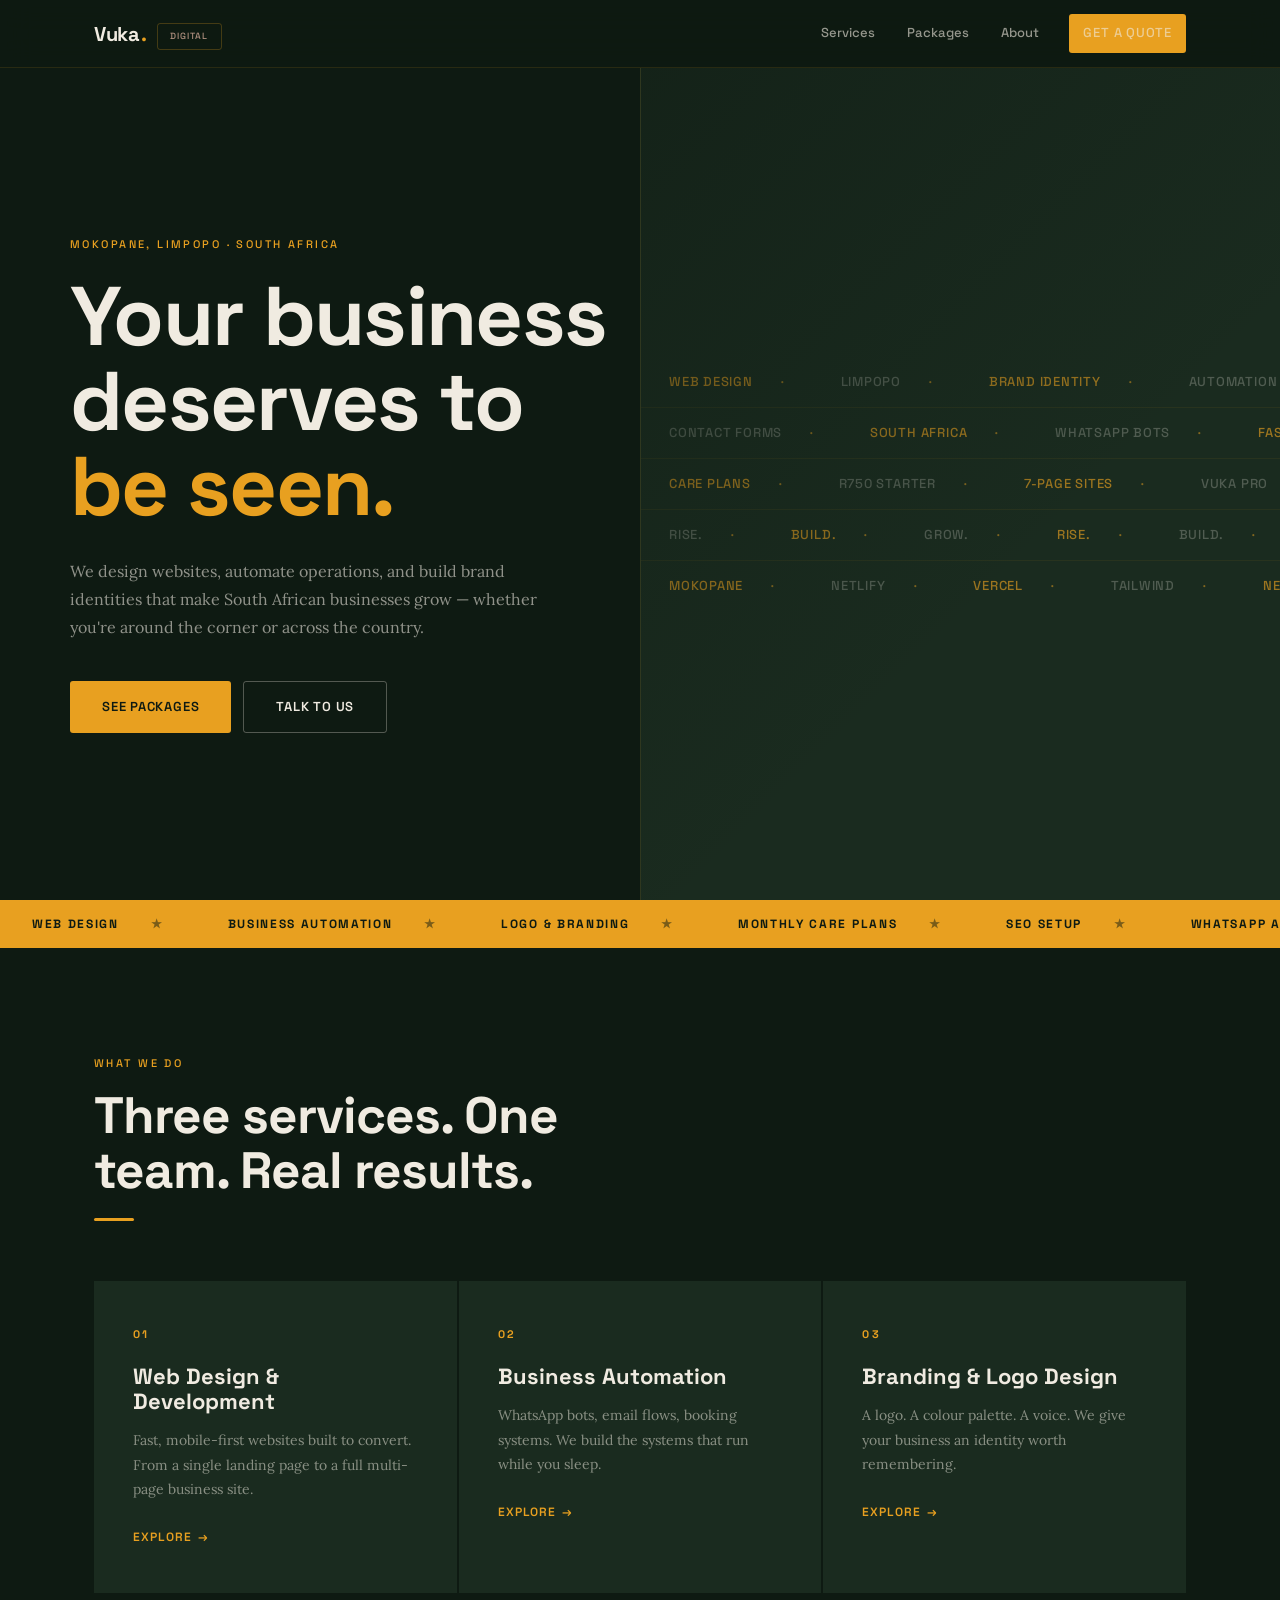
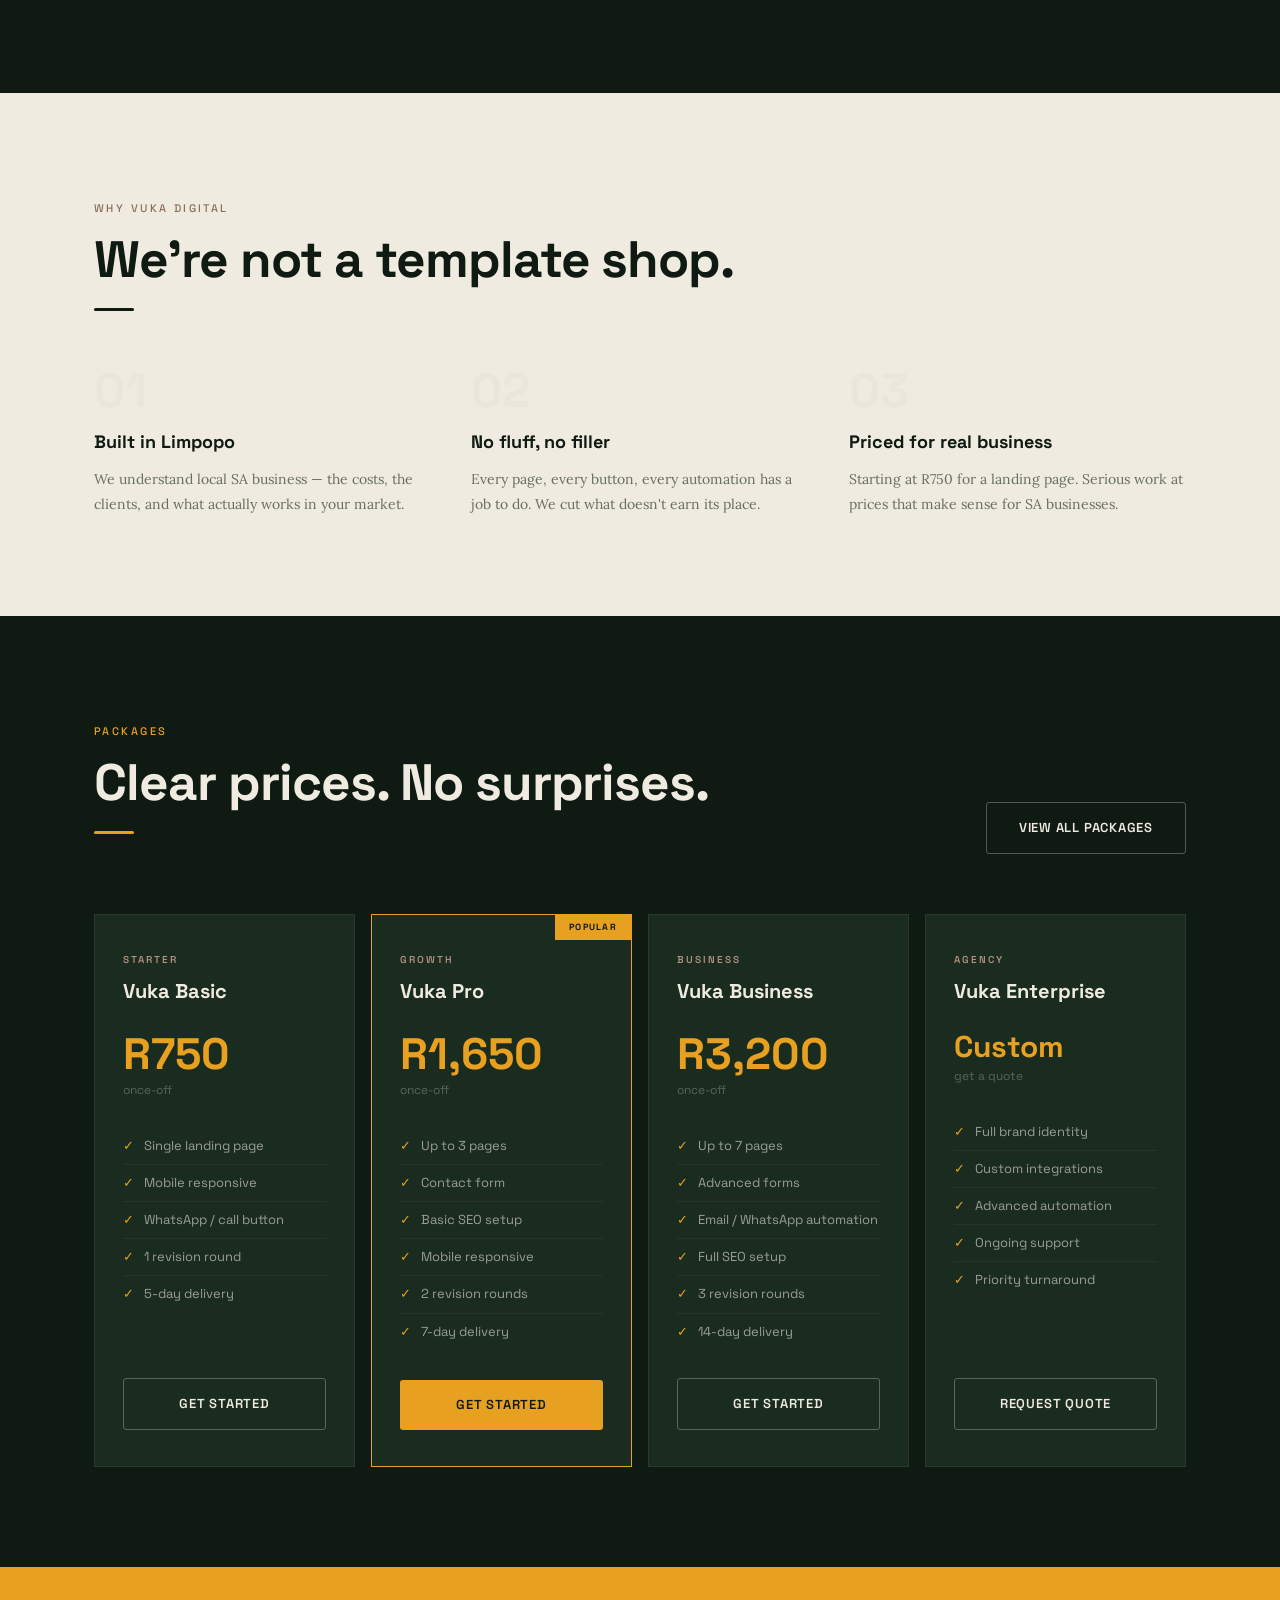
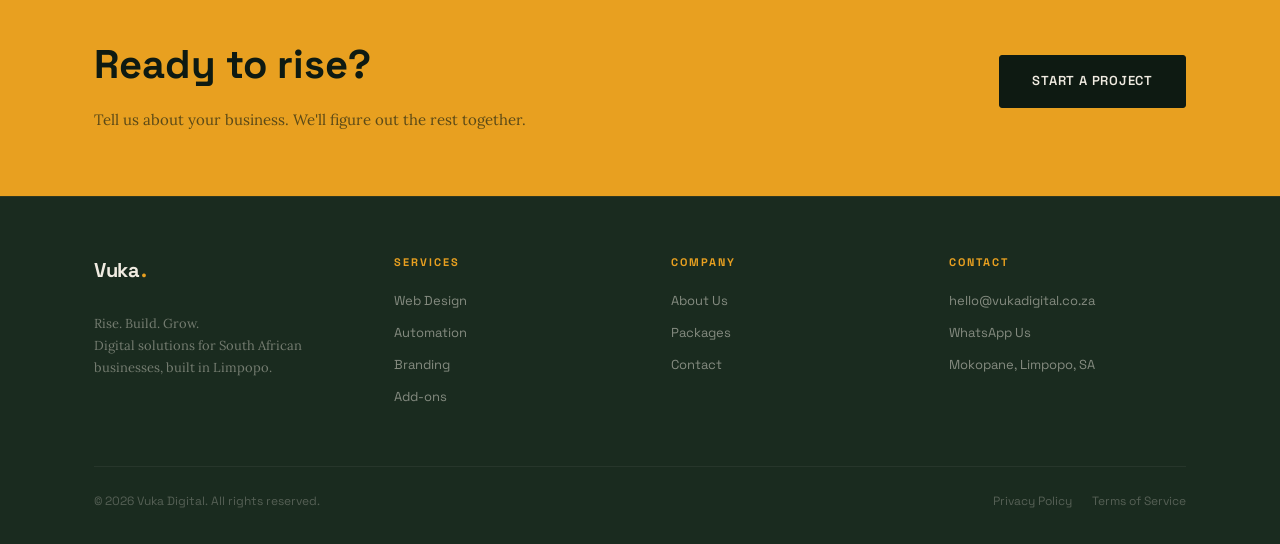
<file: index.html>
<!DOCTYPE html>
<html lang="en">
<head>
  <meta charset="UTF-8"/>
  <meta name="viewport" content="width=device-width, initial-scale=1.0"/>
  <title>Vuka Digital — Rise. Build. Grow.</title>
  <meta name="description" content="South African digital agency. We build websites, automate businesses, and design brands that make people stop scrolling."/>
  <link rel="stylesheet" href="style.css"/>
</head>
<body>

<!-- NAV -->
<nav class="nav">
  <div class="nav-inner">
    <a href="index.html" class="nav-logo">Vuka<span class="dot">.</span><span class="tag">Digital</span></a>
    <div class="nav-links">
      <a href="services.html">Services</a>
      <a href="packages.html">Packages</a>
      <a href="about.html">About</a>
      <a href="contact.html" class="btn btn-primary nav-cta">Get a Quote</a>
    </div>
    <button class="nav-burger" id="nav-burger" aria-label="Open menu">
      <svg id="icon-menu" width="24" height="24" fill="none" stroke="currentColor" stroke-width="2" stroke-linecap="round" viewBox="0 0 24 24"><line x1="3" y1="6" x2="21" y2="6"/><line x1="3" y1="12" x2="21" y2="12"/><line x1="3" y1="18" x2="21" y2="18"/></svg>
      <svg id="icon-x" width="24" height="24" fill="none" stroke="currentColor" stroke-width="2" stroke-linecap="round" viewBox="0 0 24 24" style="display:none"><line x1="18" y1="6" x2="6" y2="18"/><line x1="6" y1="6" x2="18" y2="18"/></svg>
    </button>
  </div>
  <div class="nav-mobile" id="nav-mobile">
    <a href="services.html">Services</a>
    <a href="packages.html">Packages</a>
    <a href="about.html">About</a>
    <a href="contact.html" class="btn btn-primary mob-cta">Get a Quote</a>
  </div>
</nav>

<!-- HERO -->
<div class="page">
  <section class="hero">
    <div class="hero-left">
      <span class="t-eye reveal">Mokopane, Limpopo · South Africa</span>
      <h1 class="t-h1 reveal">Your business<br/>deserves to<br/><span style="color:var(--amber)">be seen.</span></h1>
      <p class="hero-sub reveal">We design websites, automate operations, and build brand identities that make South African businesses grow — whether you're around the corner or across the country.</p>
      <div class="hero-ctas reveal">
        <a href="packages.html" class="btn btn-primary">See Packages</a>
        <a href="contact.html" class="btn btn-ghost">Talk to Us</a>
      </div>
    </div>
    <div class="hero-right">
      <div class="hero-ticker-wrap" aria-hidden="true">
        <!-- Row 1 -->
        <div class="ticker-row">
          <span class="ticker-item hi">Web Design</span><span class="ticker-item">Limpopo</span>
          <span class="ticker-item hi">Brand Identity</span><span class="ticker-item">Automation</span>
          <span class="ticker-item hi">Logo Design</span><span class="ticker-item">SEO</span>
          <span class="ticker-item hi">Web Design</span><span class="ticker-item">Limpopo</span>
          <span class="ticker-item hi">Brand Identity</span><span class="ticker-item">Automation</span>
          <span class="ticker-item hi">Logo Design</span><span class="ticker-item">SEO</span>
        </div>
        <!-- Row 2 -->
        <div class="ticker-row">
          <span class="ticker-item">Contact Forms</span><span class="ticker-item hi">South Africa</span>
          <span class="ticker-item">WhatsApp Bots</span><span class="ticker-item hi">Fast Delivery</span>
          <span class="ticker-item">Landing Pages</span><span class="ticker-item hi">Mobile First</span>
          <span class="ticker-item">Contact Forms</span><span class="ticker-item hi">South Africa</span>
          <span class="ticker-item">WhatsApp Bots</span><span class="ticker-item hi">Fast Delivery</span>
          <span class="ticker-item">Landing Pages</span><span class="ticker-item hi">Mobile First</span>
        </div>
        <!-- Row 3 -->
        <div class="ticker-row">
          <span class="ticker-item hi">Care Plans</span><span class="ticker-item">R750 Starter</span>
          <span class="ticker-item hi">7-Page Sites</span><span class="ticker-item">Vuka Pro</span>
          <span class="ticker-item hi">Care Plans</span><span class="ticker-item">R750 Starter</span>
          <span class="ticker-item hi">7-Page Sites</span><span class="ticker-item">Vuka Pro</span>
          <span class="ticker-item hi">Care Plans</span><span class="ticker-item">R750 Starter</span>
          <span class="ticker-item hi">7-Page Sites</span><span class="ticker-item">Vuka Pro</span>
        </div>
        <!-- Row 4 -->
        <div class="ticker-row">
          <span class="ticker-item">Rise.</span><span class="ticker-item hi">Build.</span>
          <span class="ticker-item">Grow.</span><span class="ticker-item hi">Rise.</span>
          <span class="ticker-item">Build.</span><span class="ticker-item hi">Grow.</span>
          <span class="ticker-item">Rise.</span><span class="ticker-item hi">Build.</span>
          <span class="ticker-item">Grow.</span><span class="ticker-item hi">Rise.</span>
          <span class="ticker-item">Build.</span><span class="ticker-item hi">Grow.</span>
        </div>
        <!-- Row 5 -->
        <div class="ticker-row">
          <span class="ticker-item hi">Mokopane</span><span class="ticker-item">Netlify</span>
          <span class="ticker-item hi">Vercel</span><span class="ticker-item">Tailwind</span>
          <span class="ticker-item hi">Next.js</span><span class="ticker-item">WordPress</span>
          <span class="ticker-item hi">Mokopane</span><span class="ticker-item">Netlify</span>
          <span class="ticker-item hi">Vercel</span><span class="ticker-item">Tailwind</span>
          <span class="ticker-item hi">Next.js</span><span class="ticker-item">WordPress</span>
        </div>
      </div>
      <div class="hero-right-overlay"></div>
    </div>
  </section>

  <!-- AMBER BAND -->
  <div class="band" aria-hidden="true">
    <div class="band-inner">
      <span class="band-item">Web Design</span>
      <span class="band-item">Business Automation</span>
      <span class="band-item">Logo & Branding</span>
      <span class="band-item">Monthly Care Plans</span>
      <span class="band-item">SEO Setup</span>
      <span class="band-item">WhatsApp Automation</span>
      <span class="band-item">Web Design</span>
      <span class="band-item">Business Automation</span>
      <span class="band-item">Logo & Branding</span>
      <span class="band-item">Monthly Care Plans</span>
      <span class="band-item">SEO Setup</span>
      <span class="band-item">WhatsApp Automation</span>
    </div>
  </div>

  <!-- WHAT WE DO -->
  <section class="sec">
    <div class="wrap">
      <div class="reveal">
        <span class="t-eye">What we do</span>
        <h2 class="t-h2" style="margin-top:12px;max-width:560px;">Three services. One team. Real results.</h2>
        <span class="a-rule"></span>
      </div>
      <div class="services-3">
        <div class="svc-tile reveal">
          <span class="num">01</span>
          <h3>Web Design & Development</h3>
          <p>Fast, mobile-first websites built to convert. From a single landing page to a full multi-page business site.</p>
          <a href="services.html#web" class="arrow-link">Explore <span>→</span></a>
        </div>
        <div class="svc-tile reveal">
          <span class="num">02</span>
          <h3>Business Automation</h3>
          <p>WhatsApp bots, email flows, booking systems. We build the systems that run while you sleep.</p>
          <a href="services.html#automation" class="arrow-link">Explore <span>→</span></a>
        </div>
        <div class="svc-tile reveal">
          <span class="num">03</span>
          <h3>Branding & Logo Design</h3>
          <p>A logo. A colour palette. A voice. We give your business an identity worth remembering.</p>
          <a href="services.html#branding" class="arrow-link">Explore <span>→</span></a>
        </div>
      </div>
    </div>
  </section>

  <!-- WHY VUKA (parch section) -->
  <section class="sec sec-parch">
    <div class="wrap">
      <div class="reveal">
        <span class="t-eye" style="color:var(--clay)">Why Vuka Digital</span>
        <h2 class="t-h2" style="margin-top:12px;color:var(--ink)">We're not a template shop.</h2>
        <span class="a-rule" style="background:var(--ink)"></span>
      </div>
      <div class="why-3">
        <div class="why-card reveal">
          <div class="why-num">01</div>
          <h4>Built in Limpopo</h4>
          <p>We understand local SA business — the costs, the clients, and what actually works in your market.</p>
        </div>
        <div class="why-card reveal">
          <div class="why-num">02</div>
          <h4>No fluff, no filler</h4>
          <p>Every page, every button, every automation has a job to do. We cut what doesn't earn its place.</p>
        </div>
        <div class="why-card reveal">
          <div class="why-num">03</div>
          <h4>Priced for real business</h4>
          <p>Starting at R750 for a landing page. Serious work at prices that make sense for SA businesses.</p>
        </div>
      </div>
    </div>
  </section>

  <!-- PRICING SNAPSHOT -->
  <section class="sec">
    <div class="wrap">
      <div class="reveal" style="display:flex;justify-content:space-between;align-items:flex-end;flex-wrap:wrap;gap:20px;margin-bottom:0">
        <div>
          <span class="t-eye">Packages</span>
          <h2 class="t-h2" style="margin-top:12px;">Clear prices. No surprises.</h2>
          <span class="a-rule"></span>
        </div>
        <a href="packages.html" class="btn btn-ghost reveal">View all packages</a>
      </div>
      <div class="pricing-grid">
        <div class="price-card reveal">
          <div class="price-tier">Starter</div>
          <div class="price-name">Vuka Basic</div>
          <div class="price-amt">R750</div>
          <div class="price-per">once-off</div>
          <ul class="price-list">
            <li>Single landing page</li>
            <li>Mobile responsive</li>
            <li>WhatsApp / call button</li>
            <li>1 revision round</li>
            <li>5-day delivery</li>
          </ul>
          <a href="contact.html" class="btn btn-ghost price-cta">Get started</a>
        </div>
        <div class="price-card hot reveal">
          <div class="price-tier">Growth</div>
          <div class="price-name">Vuka Pro</div>
          <div class="price-amt">R1,650</div>
          <div class="price-per">once-off</div>
          <ul class="price-list">
            <li>Up to 3 pages</li>
            <li>Contact form</li>
            <li>Basic SEO setup</li>
            <li>Mobile responsive</li>
            <li>2 revision rounds</li>
            <li>7-day delivery</li>
          </ul>
          <a href="contact.html" class="btn btn-primary price-cta">Get started</a>
        </div>
        <div class="price-card reveal">
          <div class="price-tier">Business</div>
          <div class="price-name">Vuka Business</div>
          <div class="price-amt">R3,200</div>
          <div class="price-per">once-off</div>
          <ul class="price-list">
            <li>Up to 7 pages</li>
            <li>Advanced forms</li>
            <li>Email / WhatsApp automation</li>
            <li>Full SEO setup</li>
            <li>3 revision rounds</li>
            <li>14-day delivery</li>
          </ul>
          <a href="contact.html" class="btn btn-ghost price-cta">Get started</a>
        </div>
        <div class="price-card reveal">
          <div class="price-tier">Agency</div>
          <div class="price-name">Vuka Enterprise</div>
          <div class="price-amt custom">Custom</div>
          <div class="price-per">get a quote</div>
          <ul class="price-list">
            <li>Full brand identity</li>
            <li>Custom integrations</li>
            <li>Advanced automation</li>
            <li>Ongoing support</li>
            <li>Priority turnaround</li>
          </ul>
          <a href="contact.html" class="btn btn-ghost price-cta">Request quote</a>
        </div>
      </div>
    </div>
  </section>

  <!-- CTA STRIP -->
  <section style="background:var(--amber);padding:64px 0;">
    <div class="wrap" style="display:flex;align-items:center;justify-content:space-between;gap:32px;flex-wrap:wrap;">
      <div class="reveal">
        <h2 style="font-family:var(--font-display);font-size:clamp(24px,3.5vw,40px);font-weight:700;color:var(--ink);margin-bottom:8px;">Ready to rise?</h2>
        <p style="font-size:15px;color:rgba(14,26,18,0.65);">Tell us about your business. We'll figure out the rest together.</p>
      </div>
      <a href="contact.html" class="btn btn-ink reveal">Start a project</a>
    </div>
  </section>
</div>

<!-- FOOTER -->
<footer class="footer">
  <div class="wrap">
    <div class="footer-grid">
      <div class="footer-brand">
        <a href="index.html" class="nav-logo" style="display:inline-flex">Vuka<span class="dot">.</span></a>
        <p style="margin-top:12px;">Rise. Build. Grow.<br/>Digital solutions for South African businesses, built in Limpopo.</p>
      </div>
      <div class="footer-col">
        <h5>Services</h5>
        <a href="services.html#web">Web Design</a>
        <a href="services.html#automation">Automation</a>
        <a href="services.html#branding">Branding</a>
        <a href="services.html#addons">Add-ons</a>
      </div>
      <div class="footer-col">
        <h5>Company</h5>
        <a href="about.html">About Us</a>
        <a href="packages.html">Packages</a>
        <a href="contact.html">Contact</a>
      </div>
      <div class="footer-col">
        <h5>Contact</h5>
        <a href="mailto:hello@vukadigital.co.za">hello@vukadigital.co.za</a>
        <a href="https://wa.me/27000000000">WhatsApp Us</a>
        <a href="#">Mokopane, Limpopo, SA</a>
      </div>
    </div>
    <div class="footer-bottom">
      <span class="footer-copy">© 2026 Vuka Digital. All rights reserved.</span>
      <div class="footer-legal">
        <a href="#">Privacy Policy</a>
        <a href="#">Terms of Service</a>
      </div>
    </div>
  </div>
</footer>

<script src="main.js"></script>
</body>
</html>
</file>
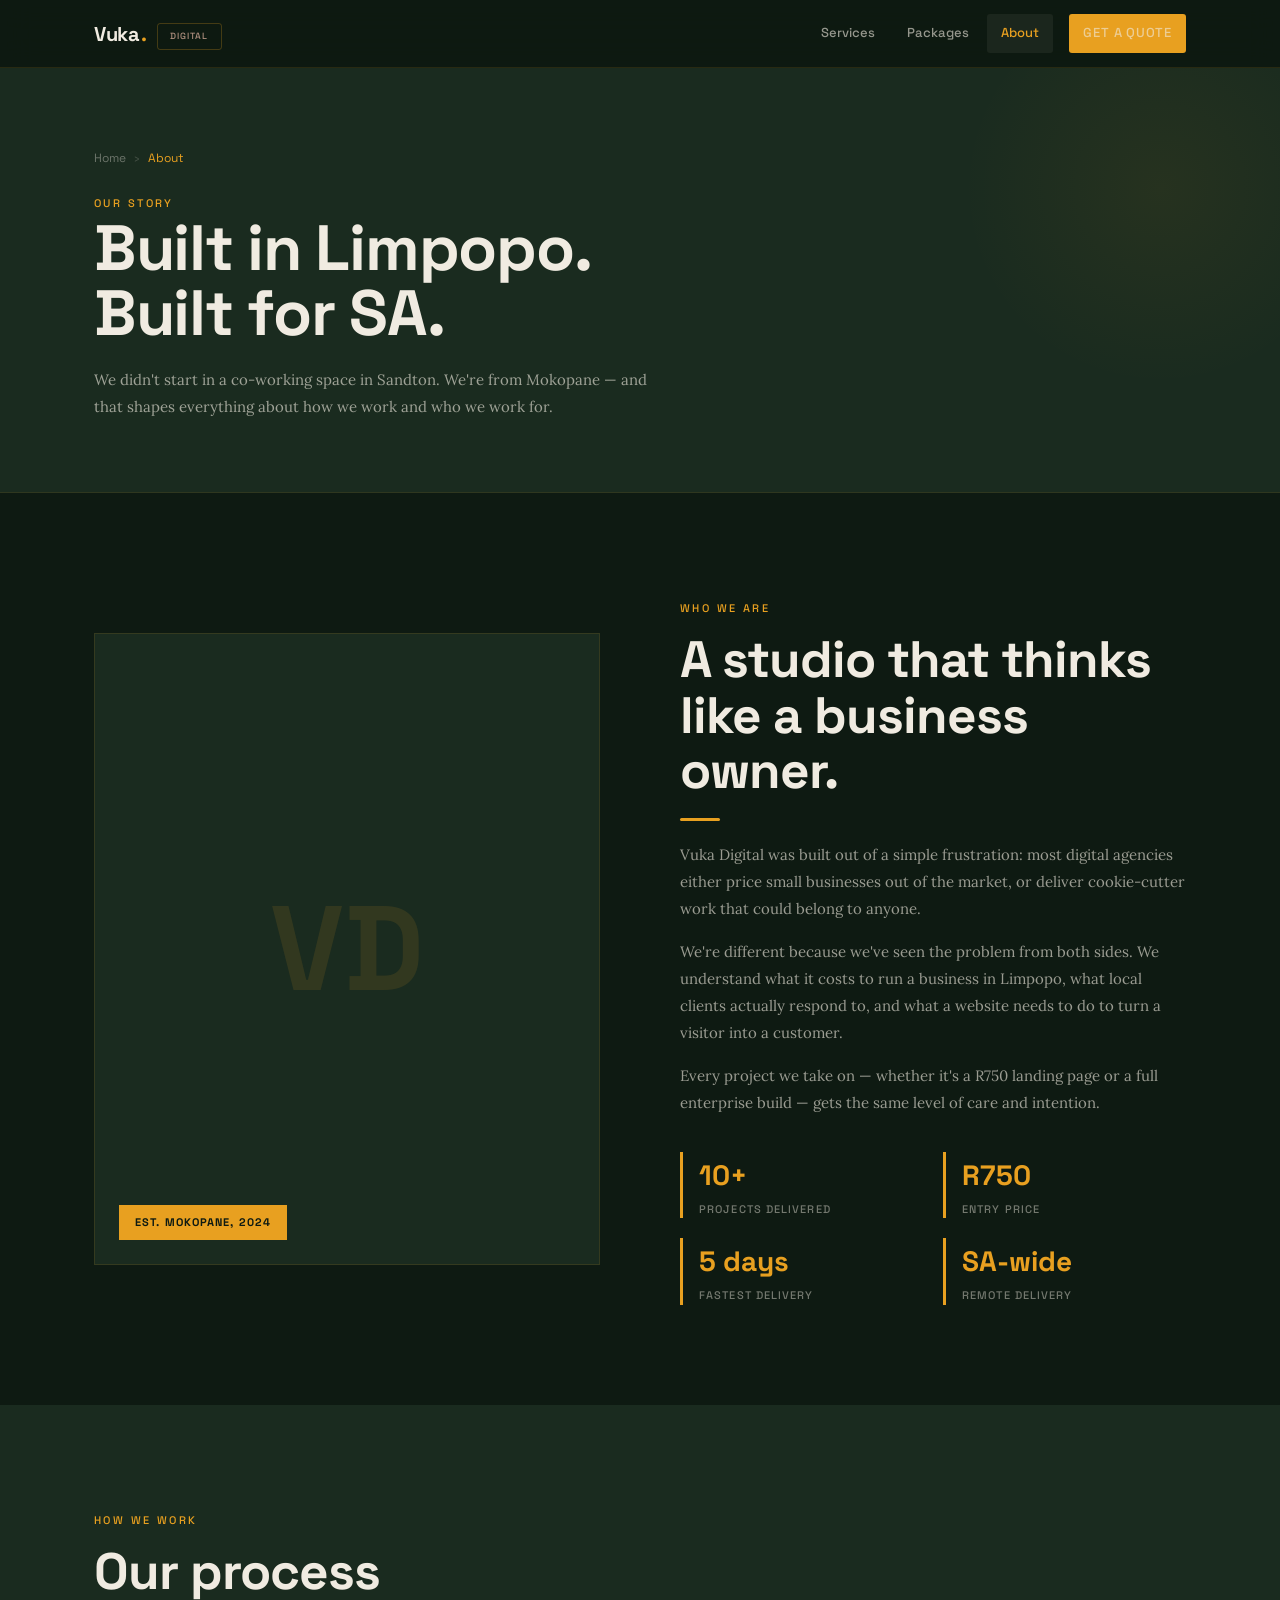
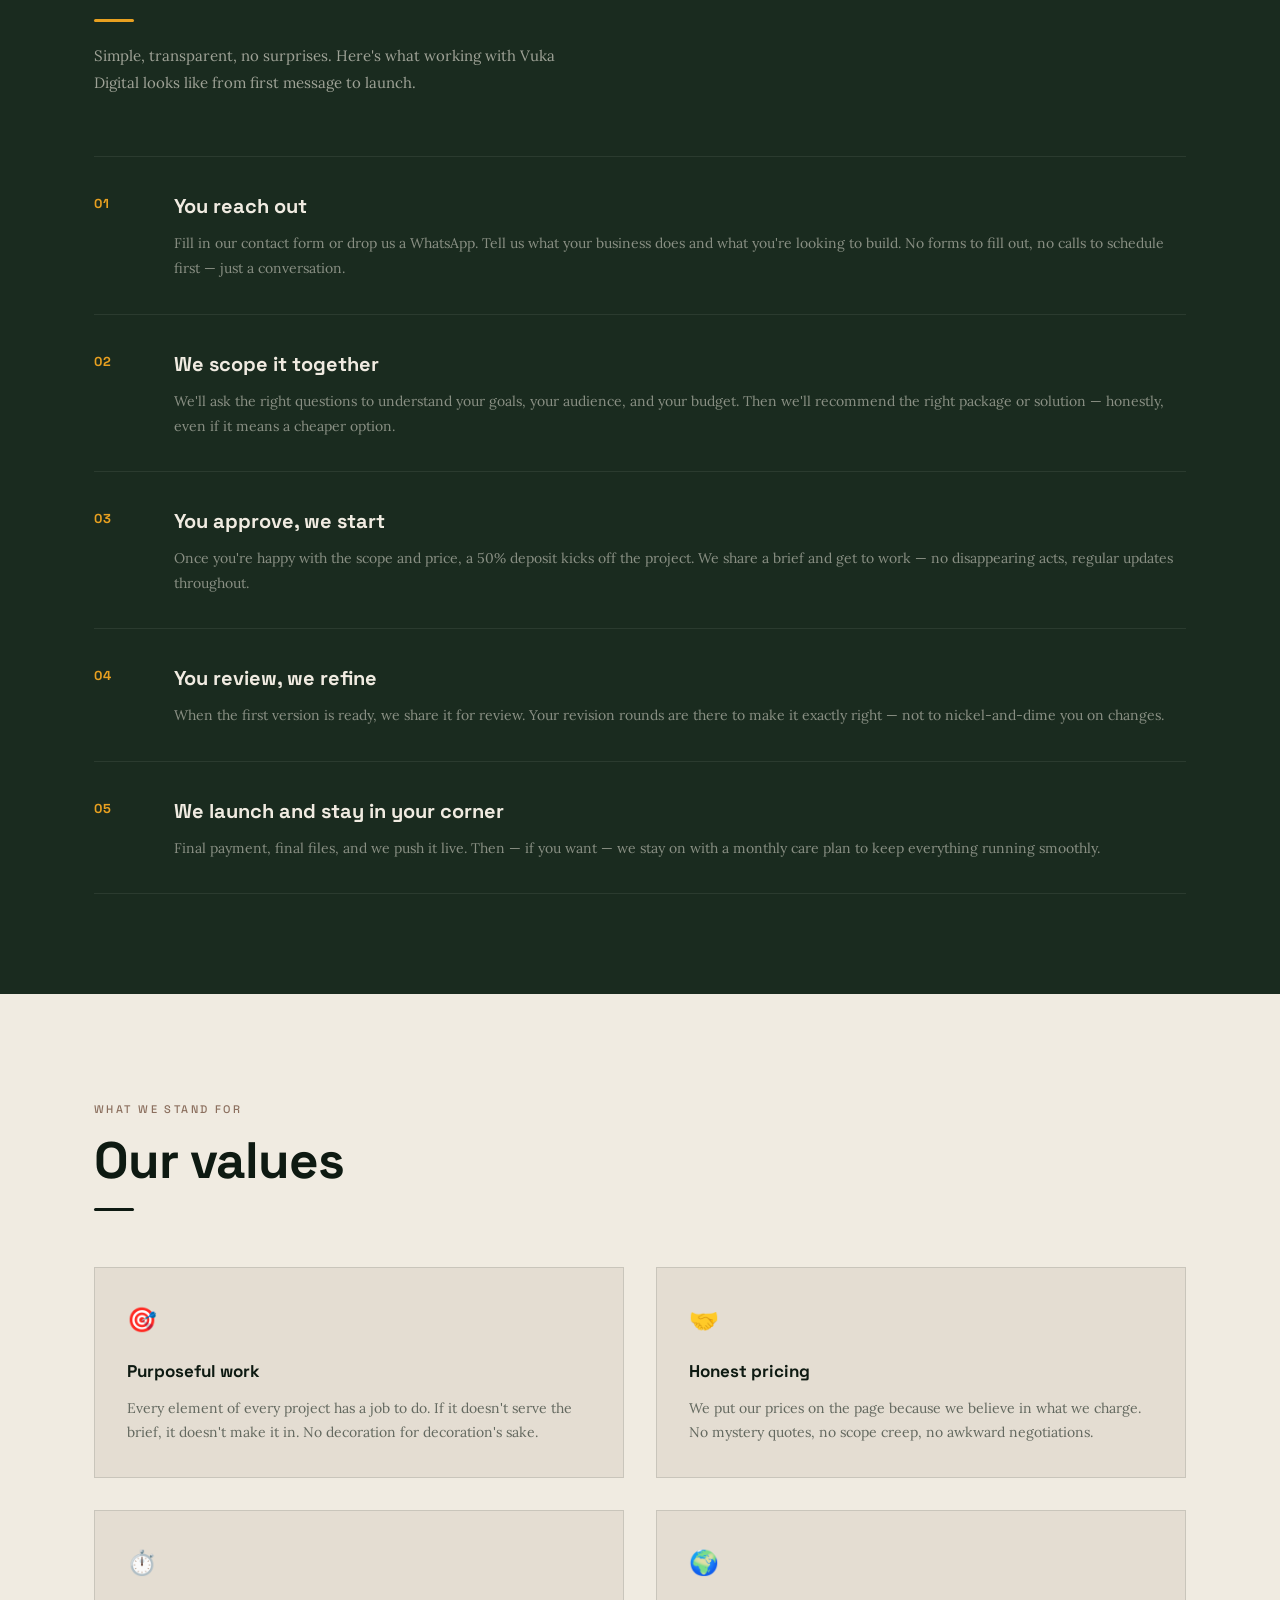
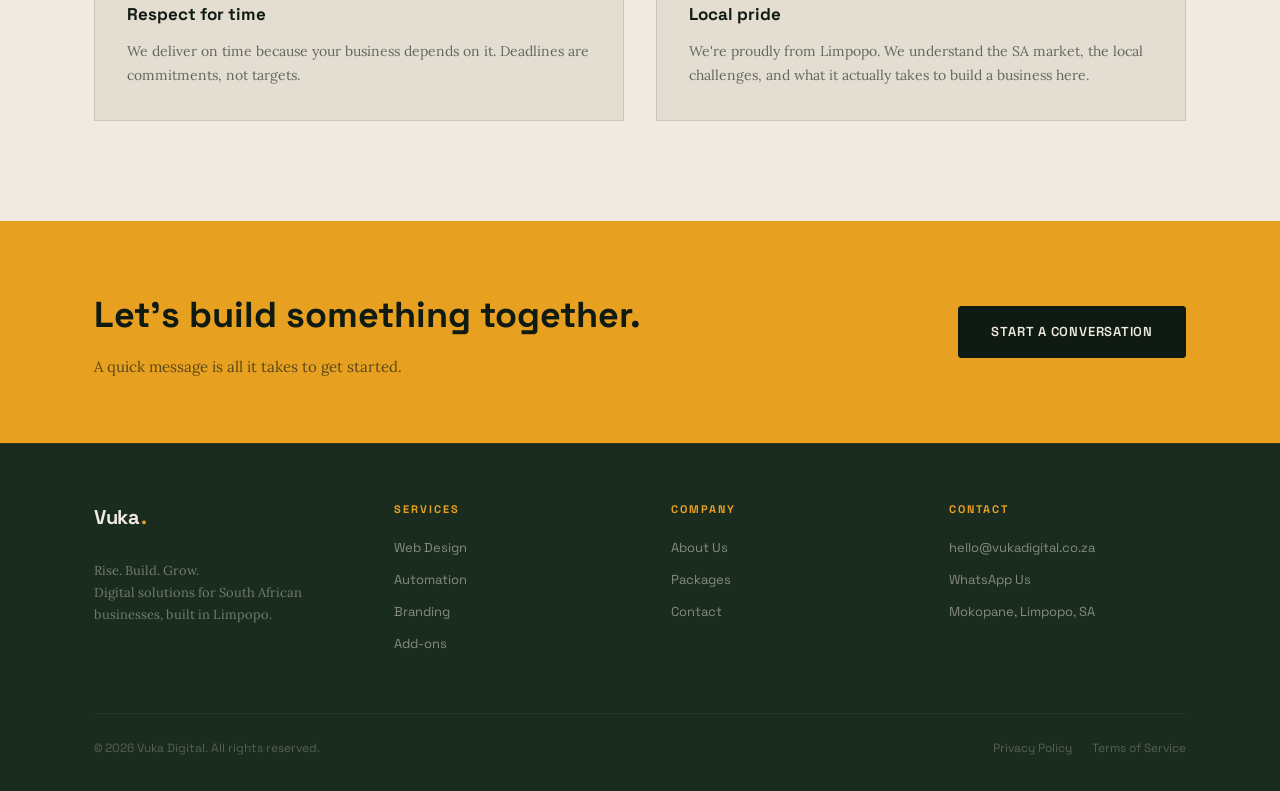
<file: about.html>
<!DOCTYPE html>
<html lang="en">
<head>
  <meta charset="UTF-8"/>
  <meta name="viewport" content="width=device-width, initial-scale=1.0"/>
  <title>About — Vuka Digital</title>
  <meta name="description" content="Vuka Digital is a digital agency founded in Mokopane, Limpopo. We build websites, automate businesses, and design brands for South African businesses."/>
  <link rel="stylesheet" href="style.css"/>
</head>
<body>

<!-- NAV -->
<nav class="nav">
  <div class="nav-inner">
    <a href="index.html" class="nav-logo">Vuka<span class="dot">.</span><span class="tag">Digital</span></a>
    <div class="nav-links">
      <a href="services.html">Services</a>
      <a href="packages.html">Packages</a>
      <a href="about.html">About</a>
      <a href="contact.html" class="btn btn-primary nav-cta">Get a Quote</a>
    </div>
    <button class="nav-burger" id="nav-burger" aria-label="Open menu">
      <svg id="icon-menu" width="24" height="24" fill="none" stroke="currentColor" stroke-width="2" stroke-linecap="round" viewBox="0 0 24 24"><line x1="3" y1="6" x2="21" y2="6"/><line x1="3" y1="12" x2="21" y2="12"/><line x1="3" y1="18" x2="21" y2="18"/></svg>
      <svg id="icon-x" width="24" height="24" fill="none" stroke="currentColor" stroke-width="2" stroke-linecap="round" viewBox="0 0 24 24" style="display:none"><line x1="18" y1="6" x2="6" y2="18"/><line x1="6" y1="6" x2="18" y2="18"/></svg>
    </button>
  </div>
  <div class="nav-mobile" id="nav-mobile">
    <a href="services.html">Services</a>
    <a href="packages.html">Packages</a>
    <a href="about.html">About</a>
    <a href="contact.html" class="btn btn-primary mob-cta">Get a Quote</a>
  </div>
</nav>

<div class="page">

  <!-- PAGE HERO -->
  <section class="page-hero">
    <div class="wrap">
      <div class="breadcrumb reveal">
        <a href="index.html">Home</a>
        <span class="sep">›</span>
        <span class="cur">About</span>
      </div>
      <span class="t-eye reveal">Our story</span>
      <h1 class="t-h1 reveal">Built in Limpopo.<br/>Built for SA.</h1>
      <p class="t-body reveal">We didn't start in a co-working space in Sandton. We're from Mokopane — and that shapes everything about how we work and who we work for.</p>
    </div>
  </section>

  <!-- ABOUT SPLIT -->
  <section class="sec">
    <div class="wrap">
      <div class="about-split">
        <div class="about-visual reveal">
          <div class="about-monogram" aria-hidden="true">VD</div>
          <div class="about-badge">Est. Mokopane, 2024</div>
        </div>
        <div class="about-copy reveal">
          <span class="t-eye">Who we are</span>
          <h2 class="t-h2" style="margin-top:12px;">A studio that thinks like a business owner.</h2>
          <span class="a-rule"></span>
          <p class="t-body">Vuka Digital was built out of a simple frustration: most digital agencies either price small businesses out of the market, or deliver cookie-cutter work that could belong to anyone.</p>
          <p class="t-body">We're different because we've seen the problem from both sides. We understand what it costs to run a business in Limpopo, what local clients actually respond to, and what a website needs to do to turn a visitor into a customer.</p>
          <p class="t-body">Every project we take on — whether it's a R750 landing page or a full enterprise build — gets the same level of care and intention.</p>
          <div class="about-facts">
            <div class="fact-box">
              <div class="fact-num">10+</div>
              <div class="fact-label">Projects delivered</div>
            </div>
            <div class="fact-box">
              <div class="fact-num">R750</div>
              <div class="fact-label">Entry price</div>
            </div>
            <div class="fact-box">
              <div class="fact-num">5 days</div>
              <div class="fact-label">Fastest delivery</div>
            </div>
            <div class="fact-box">
              <div class="fact-num">SA-wide</div>
              <div class="fact-label">Remote delivery</div>
            </div>
          </div>
        </div>
      </div>
    </div>
  </section>

  <!-- HOW WE WORK -->
  <section class="sec sec-soft">
    <div class="wrap">
      <div class="reveal">
        <span class="t-eye">How we work</span>
        <h2 class="t-h2" style="margin-top:12px;">Our process</h2>
        <span class="a-rule"></span>
        <p class="t-body" style="max-width:500px;margin-top:12px;">Simple, transparent, no surprises. Here's what working with Vuka Digital looks like from first message to launch.</p>
      </div>
      <div class="process-list">
        <div class="process-item reveal">
          <div class="p-num">01</div>
          <div class="p-content">
            <h4>You reach out</h4>
            <p>Fill in our contact form or drop us a WhatsApp. Tell us what your business does and what you're looking to build. No forms to fill out, no calls to schedule first — just a conversation.</p>
          </div>
        </div>
        <div class="process-item reveal">
          <div class="p-num">02</div>
          <div class="p-content">
            <h4>We scope it together</h4>
            <p>We'll ask the right questions to understand your goals, your audience, and your budget. Then we'll recommend the right package or solution — honestly, even if it means a cheaper option.</p>
          </div>
        </div>
        <div class="process-item reveal">
          <div class="p-num">03</div>
          <div class="p-content">
            <h4>You approve, we start</h4>
            <p>Once you're happy with the scope and price, a 50% deposit kicks off the project. We share a brief and get to work — no disappearing acts, regular updates throughout.</p>
          </div>
        </div>
        <div class="process-item reveal">
          <div class="p-num">04</div>
          <div class="p-content">
            <h4>You review, we refine</h4>
            <p>When the first version is ready, we share it for review. Your revision rounds are there to make it exactly right — not to nickel-and-dime you on changes.</p>
          </div>
        </div>
        <div class="process-item reveal">
          <div class="p-num">05</div>
          <div class="p-content">
            <h4>We launch and stay in your corner</h4>
            <p>Final payment, final files, and we push it live. Then — if you want — we stay on with a monthly care plan to keep everything running smoothly.</p>
          </div>
        </div>
      </div>
    </div>
  </section>

  <!-- VALUES -->
  <section class="sec sec-parch">
    <div class="wrap">
      <div class="reveal">
        <span class="t-eye" style="color:var(--clay)">What we stand for</span>
        <h2 class="t-h2" style="margin-top:12px;color:var(--ink)">Our values</h2>
        <span class="a-rule" style="background:var(--ink)"></span>
      </div>
      <div class="values-grid">
        <div class="value-card reveal">
          <div class="value-icon">🎯</div>
          <h4>Purposeful work</h4>
          <p>Every element of every project has a job to do. If it doesn't serve the brief, it doesn't make it in. No decoration for decoration's sake.</p>
        </div>
        <div class="value-card reveal">
          <div class="value-icon">🤝</div>
          <h4>Honest pricing</h4>
          <p>We put our prices on the page because we believe in what we charge. No mystery quotes, no scope creep, no awkward negotiations.</p>
        </div>
        <div class="value-card reveal">
          <div class="value-icon">⏱️</div>
          <h4>Respect for time</h4>
          <p>We deliver on time because your business depends on it. Deadlines are commitments, not targets.</p>
        </div>
        <div class="value-card reveal">
          <div class="value-icon">🌍</div>
          <h4>Local pride</h4>
          <p>We're proudly from Limpopo. We understand the SA market, the local challenges, and what it actually takes to build a business here.</p>
        </div>
      </div>
    </div>
  </section>

  <!-- CTA -->
  <section style="background:var(--amber);padding:64px 0;">
    <div class="wrap" style="display:flex;align-items:center;justify-content:space-between;gap:32px;flex-wrap:wrap;">
      <div class="reveal">
        <h2 style="font-family:var(--font-display);font-size:clamp(22px,3vw,36px);font-weight:700;color:var(--ink);margin-bottom:8px;">Let's build something together.</h2>
        <p style="font-size:15px;color:rgba(14,26,18,0.65);">A quick message is all it takes to get started.</p>
      </div>
      <a href="contact.html" class="btn btn-ink reveal">Start a conversation</a>
    </div>
  </section>

</div>

<!-- FOOTER -->
<footer class="footer">
  <div class="wrap">
    <div class="footer-grid">
      <div class="footer-brand">
        <a href="index.html" class="nav-logo" style="display:inline-flex">Vuka<span class="dot">.</span></a>
        <p style="margin-top:12px;">Rise. Build. Grow.<br/>Digital solutions for South African businesses, built in Limpopo.</p>
      </div>
      <div class="footer-col">
        <h5>Services</h5>
        <a href="services.html#web">Web Design</a>
        <a href="services.html#automation">Automation</a>
        <a href="services.html#branding">Branding</a>
        <a href="services.html#addons">Add-ons</a>
      </div>
      <div class="footer-col">
        <h5>Company</h5>
        <a href="about.html">About Us</a>
        <a href="packages.html">Packages</a>
        <a href="contact.html">Contact</a>
      </div>
      <div class="footer-col">
        <h5>Contact</h5>
        <a href="mailto:hello@vukadigital.co.za">hello@vukadigital.co.za</a>
        <a href="https://wa.me/27000000000">WhatsApp Us</a>
        <a href="#">Mokopane, Limpopo, SA</a>
      </div>
    </div>
    <div class="footer-bottom">
      <span class="footer-copy">© 2026 Vuka Digital. All rights reserved.</span>
      <div class="footer-legal">
        <a href="#">Privacy Policy</a>
        <a href="#">Terms of Service</a>
      </div>
    </div>
  </div>
</footer>

<script src="main.js"></script>
</body>
</html>
</file>
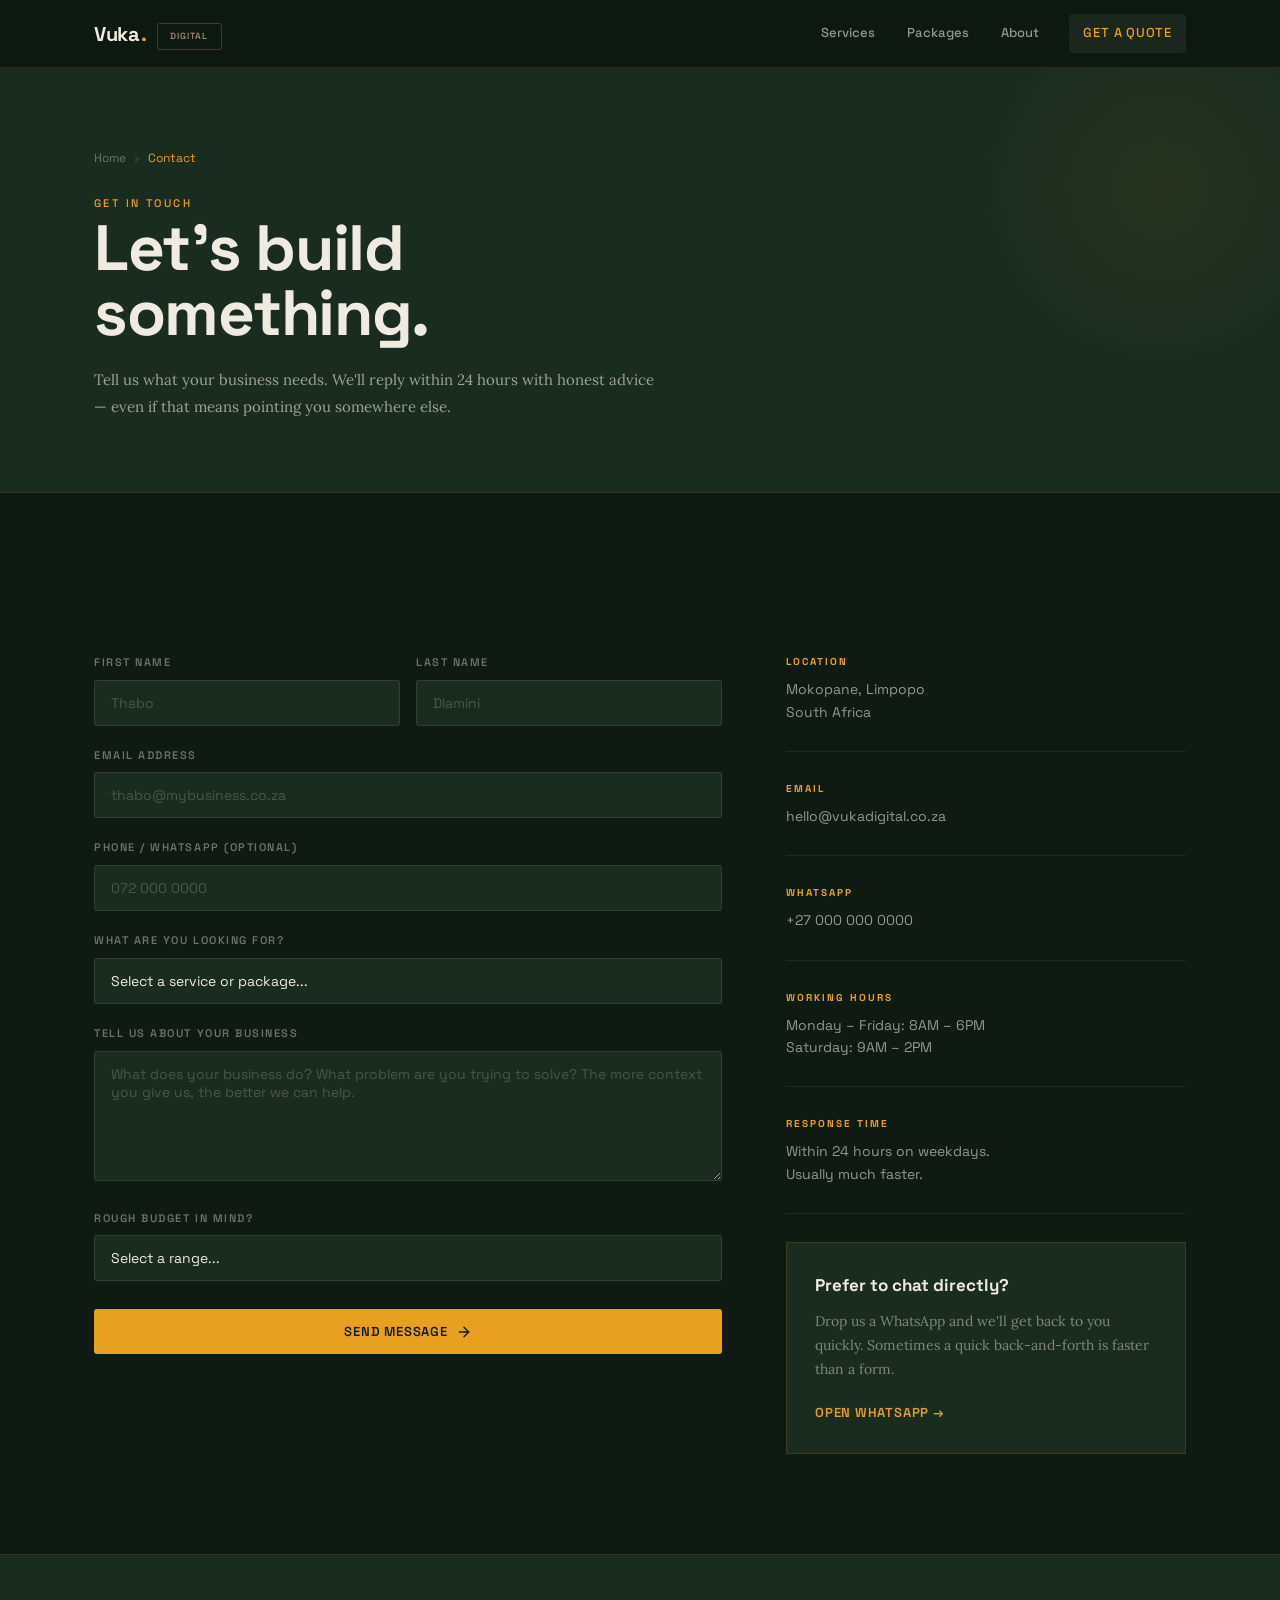
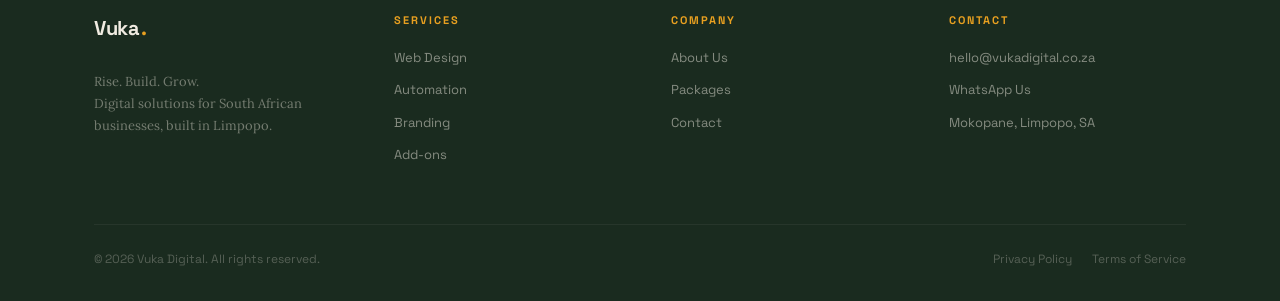
<file: contact.html>
<!DOCTYPE html>
<html lang="en">
<head>
  <meta charset="UTF-8"/>
  <meta name="viewport" content="width=device-width, initial-scale=1.0"/>
  <title>Contact — Vuka Digital</title>
  <meta name="description" content="Get in touch with Vuka Digital. Tell us about your business and we'll recommend the right solution — no pressure, no pitch."/>
  <link rel="stylesheet" href="style.css"/>
</head>
<body>

<!-- NAV -->
<nav class="nav">
  <div class="nav-inner">
    <a href="index.html" class="nav-logo">Vuka<span class="dot">.</span><span class="tag">Digital</span></a>
    <div class="nav-links">
      <a href="services.html">Services</a>
      <a href="packages.html">Packages</a>
      <a href="about.html">About</a>
      <a href="contact.html" class="btn btn-primary nav-cta">Get a Quote</a>
    </div>
    <button class="nav-burger" id="nav-burger" aria-label="Open menu">
      <svg id="icon-menu" width="24" height="24" fill="none" stroke="currentColor" stroke-width="2" stroke-linecap="round" viewBox="0 0 24 24"><line x1="3" y1="6" x2="21" y2="6"/><line x1="3" y1="12" x2="21" y2="12"/><line x1="3" y1="18" x2="21" y2="18"/></svg>
      <svg id="icon-x" width="24" height="24" fill="none" stroke="currentColor" stroke-width="2" stroke-linecap="round" viewBox="0 0 24 24" style="display:none"><line x1="18" y1="6" x2="6" y2="18"/><line x1="6" y1="6" x2="18" y2="18"/></svg>
    </button>
  </div>
  <div class="nav-mobile" id="nav-mobile">
    <a href="services.html">Services</a>
    <a href="packages.html">Packages</a>
    <a href="about.html">About</a>
    <a href="contact.html" class="btn btn-primary mob-cta">Get a Quote</a>
  </div>
</nav>

<div class="page">

  <!-- PAGE HERO -->
  <section class="page-hero">
    <div class="wrap">
      <div class="breadcrumb reveal">
        <a href="index.html">Home</a>
        <span class="sep">›</span>
        <span class="cur">Contact</span>
      </div>
      <span class="t-eye reveal">Get in touch</span>
      <h1 class="t-h1 reveal">Let's build<br/>something.</h1>
      <p class="t-body reveal">Tell us what your business needs. We'll reply within 24 hours with honest advice — even if that means pointing you somewhere else.</p>
    </div>
  </section>

  <!-- CONTACT SECTION -->
  <section class="sec">
    <div class="wrap">
      <div class="contact-layout">

        <!-- FORM -->
        <div class="contact-form-wrap reveal">
          <form id="contact-form" action="https://formspree.io/f/YOUR_FORM_ID" method="POST">
            <div class="form-row">
              <div>
                <label for="first_name">First Name</label>
                <input id="first_name" type="text" name="first_name" placeholder="Thabo" required/>
              </div>
              <div>
                <label for="last_name">Last Name</label>
                <input id="last_name" type="text" name="last_name" placeholder="Dlamini" required/>
              </div>
            </div>
            <div class="form-group">
              <label for="email">Email Address</label>
              <input id="email" type="email" name="email" placeholder="thabo@mybusiness.co.za" required/>
            </div>
            <div class="form-group">
              <label for="phone">Phone / WhatsApp (optional)</label>
              <input id="phone" type="tel" name="phone" placeholder="072 000 0000"/>
            </div>
            <div class="form-group">
              <label for="service">What are you looking for?</label>
              <select id="service" name="service">
                <option value="">Select a service or package...</option>
                <optgroup label="Website Packages">
                  <option>Vuka Basic — R750 (landing page)</option>
                  <option>Vuka Pro — R1,650 (up to 3 pages)</option>
                  <option>Vuka Business — R3,200 (up to 7 pages + automation)</option>
                  <option>Vuka Enterprise — Custom quote</option>
                </optgroup>
                <optgroup label="Individual Services">
                  <option>Logo Design — R400</option>
                  <option>Brand Identity Kit — R950</option>
                  <option>WhatsApp Automation — R800</option>
                  <option>SEO Audit & Setup — R600</option>
                  <option>Google Business Profile Setup — R350</option>
                  <option>Monthly Care Plan</option>
                </optgroup>
                <option>I'm not sure yet — help me decide</option>
              </select>
            </div>
            <div class="form-group">
              <label for="business">Tell us about your business</label>
              <textarea id="business" name="business" placeholder="What does your business do? What problem are you trying to solve? The more context you give us, the better we can help."></textarea>
            </div>
            <div class="form-group">
              <label for="budget">Rough budget in mind?</label>
              <select id="budget" name="budget">
                <option value="">Select a range...</option>
                <option>Under R1,000</option>
                <option>R1,000 – R2,000</option>
                <option>R2,000 – R5,000</option>
                <option>R5,000 – R10,000</option>
                <option>R10,000+</option>
                <option>Not sure yet</option>
              </select>
            </div>
            <button type="submit" class="btn btn-primary form-submit">Send message
              <svg width="16" height="16" fill="none" stroke="currentColor" stroke-width="2" stroke-linecap="round" viewBox="0 0 24 24"><line x1="5" y1="12" x2="19" y2="12"/><polyline points="12 5 19 12 12 19"/></svg>
            </button>
            <p class="form-msg" id="form-msg"></p>
          </form>
        </div>

        <!-- ASIDE -->
        <div class="contact-aside reveal">
          <div class="aside-block">
            <div class="aside-label">Location</div>
            <p>Mokopane, Limpopo</p>
            <p>South Africa</p>
          </div>
          <div class="aside-block">
            <div class="aside-label">Email</div>
            <a href="mailto:hello@vukadigital.co.za">hello@vukadigital.co.za</a>
          </div>
          <div class="aside-block">
            <div class="aside-label">WhatsApp</div>
            <a href="https://wa.me/27000000000">+27 000 000 0000</a>
          </div>
          <div class="aside-block">
            <div class="aside-label">Working Hours</div>
            <p>Monday – Friday: 8AM – 6PM</p>
            <p>Saturday: 9AM – 2PM</p>
          </div>
          <div class="aside-block">
            <div class="aside-label">Response Time</div>
            <p>Within 24 hours on weekdays.</p>
            <p>Usually much faster.</p>
          </div>
          <div class="aside-cta-box">
            <h4>Prefer to chat directly?</h4>
            <p>Drop us a WhatsApp and we'll get back to you quickly. Sometimes a quick back-and-forth is faster than a form.</p>
            <a href="https://wa.me/27000000000" class="wa-link">Open WhatsApp →</a>
          </div>
        </div>

      </div>
    </div>
  </section>

</div>

<!-- FOOTER -->
<footer class="footer">
  <div class="wrap">
    <div class="footer-grid">
      <div class="footer-brand">
        <a href="index.html" class="nav-logo" style="display:inline-flex">Vuka<span class="dot">.</span></a>
        <p style="margin-top:12px;">Rise. Build. Grow.<br/>Digital solutions for South African businesses, built in Limpopo.</p>
      </div>
      <div class="footer-col">
        <h5>Services</h5>
        <a href="services.html#web">Web Design</a>
        <a href="services.html#automation">Automation</a>
        <a href="services.html#branding">Branding</a>
        <a href="services.html#addons">Add-ons</a>
      </div>
      <div class="footer-col">
        <h5>Company</h5>
        <a href="about.html">About Us</a>
        <a href="packages.html">Packages</a>
        <a href="contact.html">Contact</a>
      </div>
      <div class="footer-col">
        <h5>Contact</h5>
        <a href="mailto:hello@vukadigital.co.za">hello@vukadigital.co.za</a>
        <a href="https://wa.me/27000000000">WhatsApp Us</a>
        <a href="#">Mokopane, Limpopo, SA</a>
      </div>
    </div>
    <div class="footer-bottom">
      <span class="footer-copy">© 2026 Vuka Digital. All rights reserved.</span>
      <div class="footer-legal">
        <a href="#">Privacy Policy</a>
        <a href="#">Terms of Service</a>
      </div>
    </div>
  </div>
</footer>

<script src="main.js"></script>
</body>
</html>
</file>
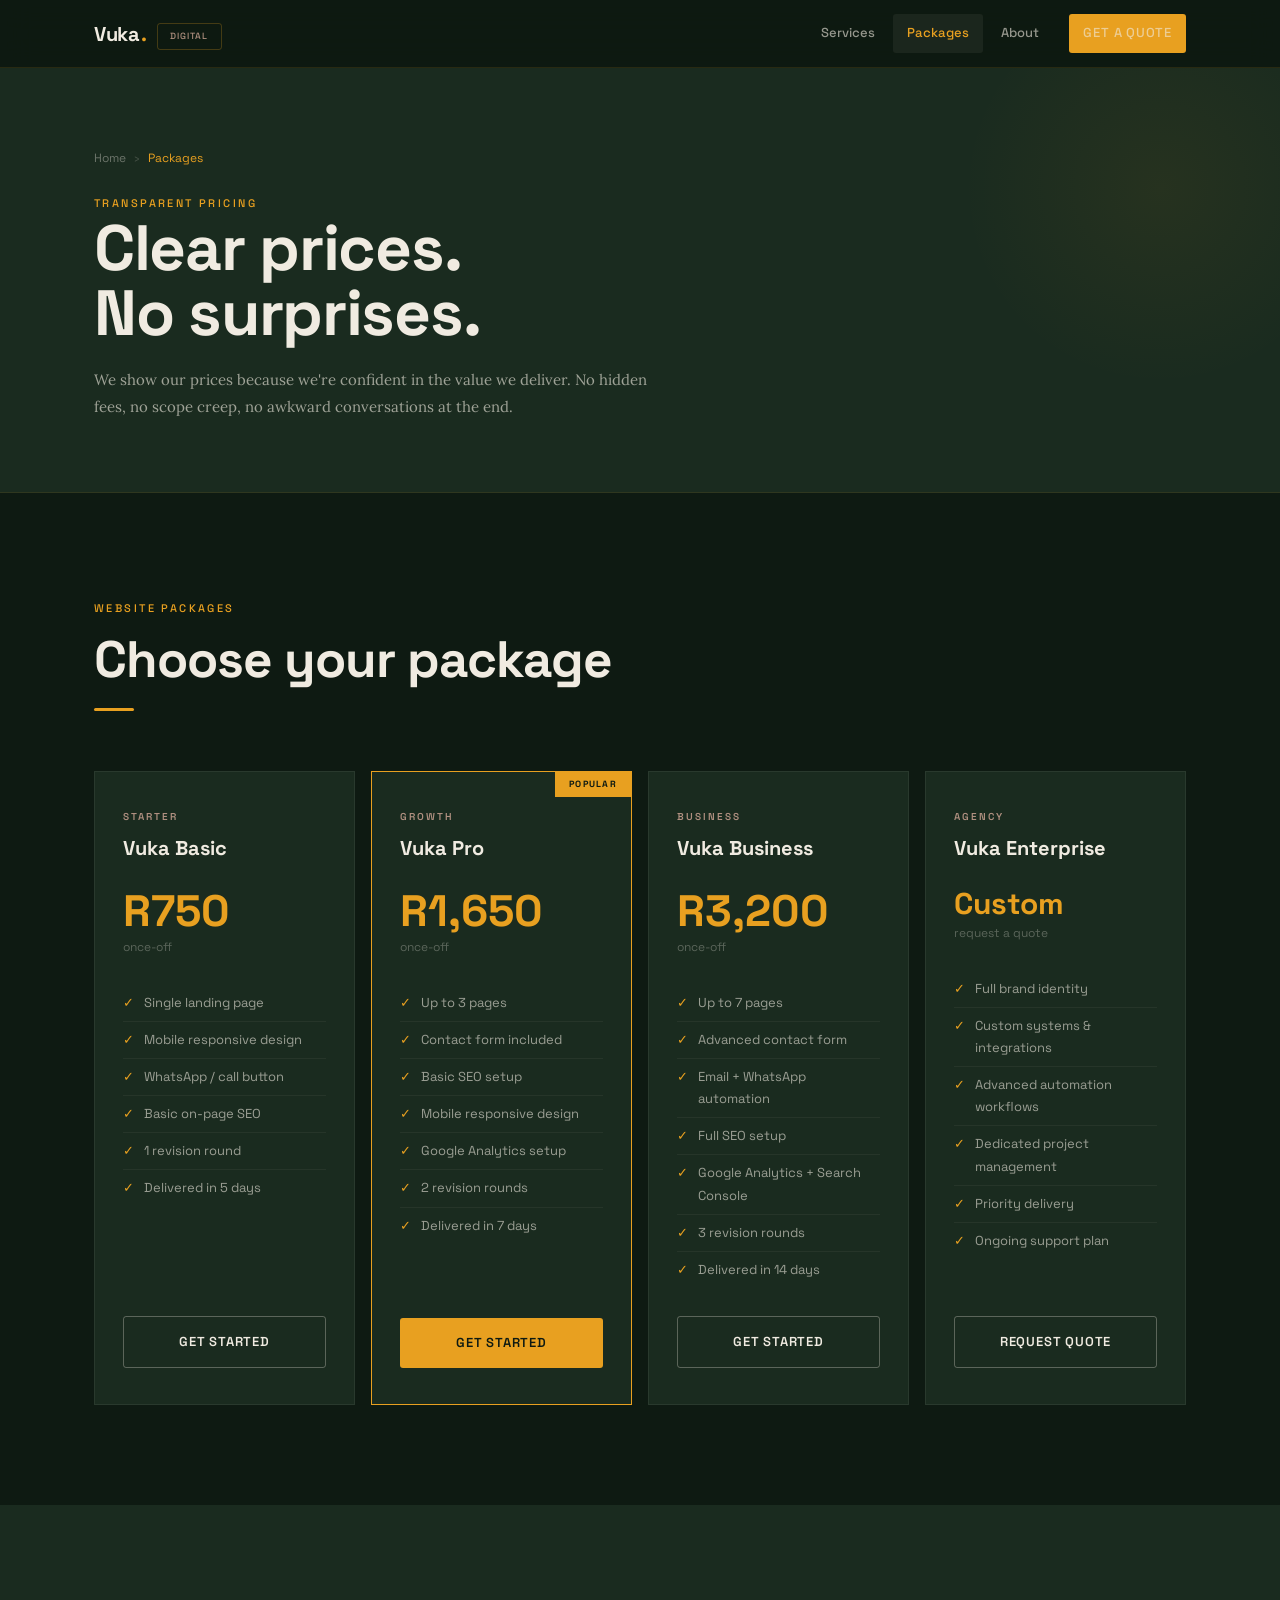
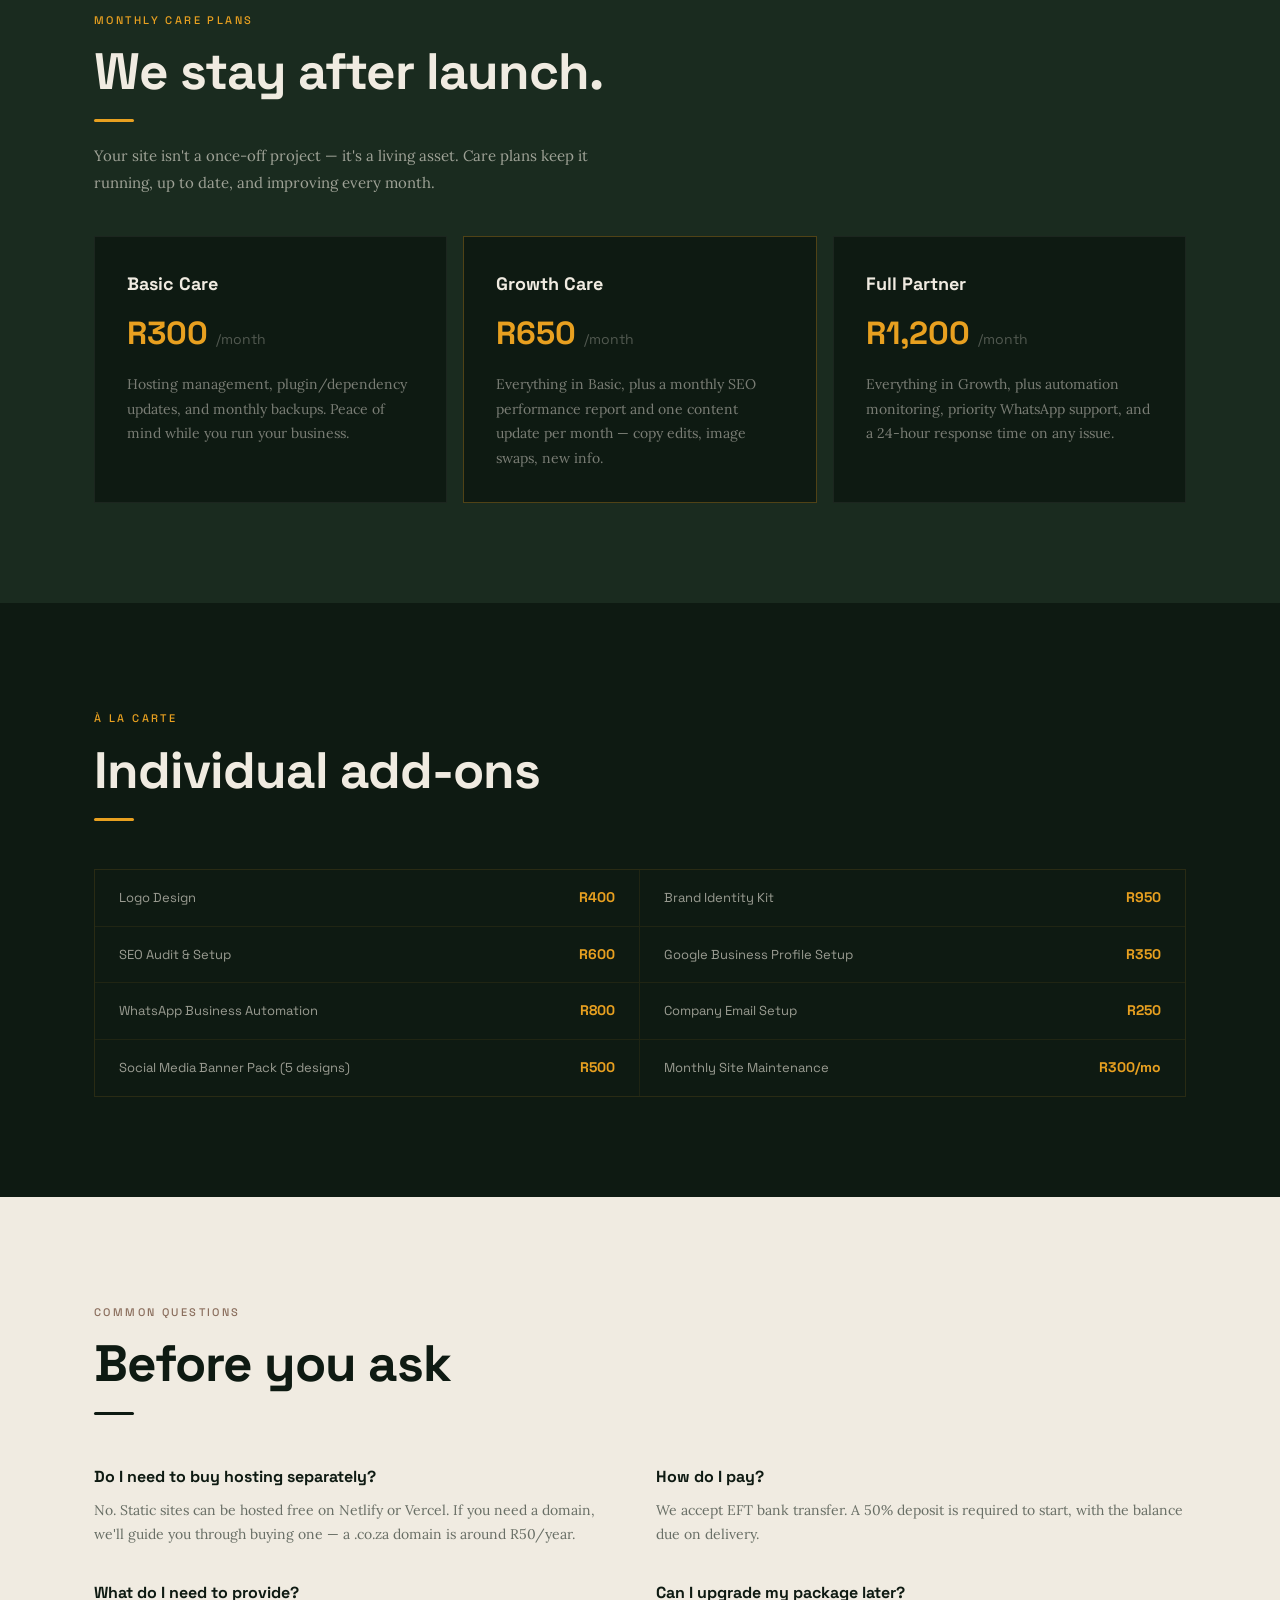
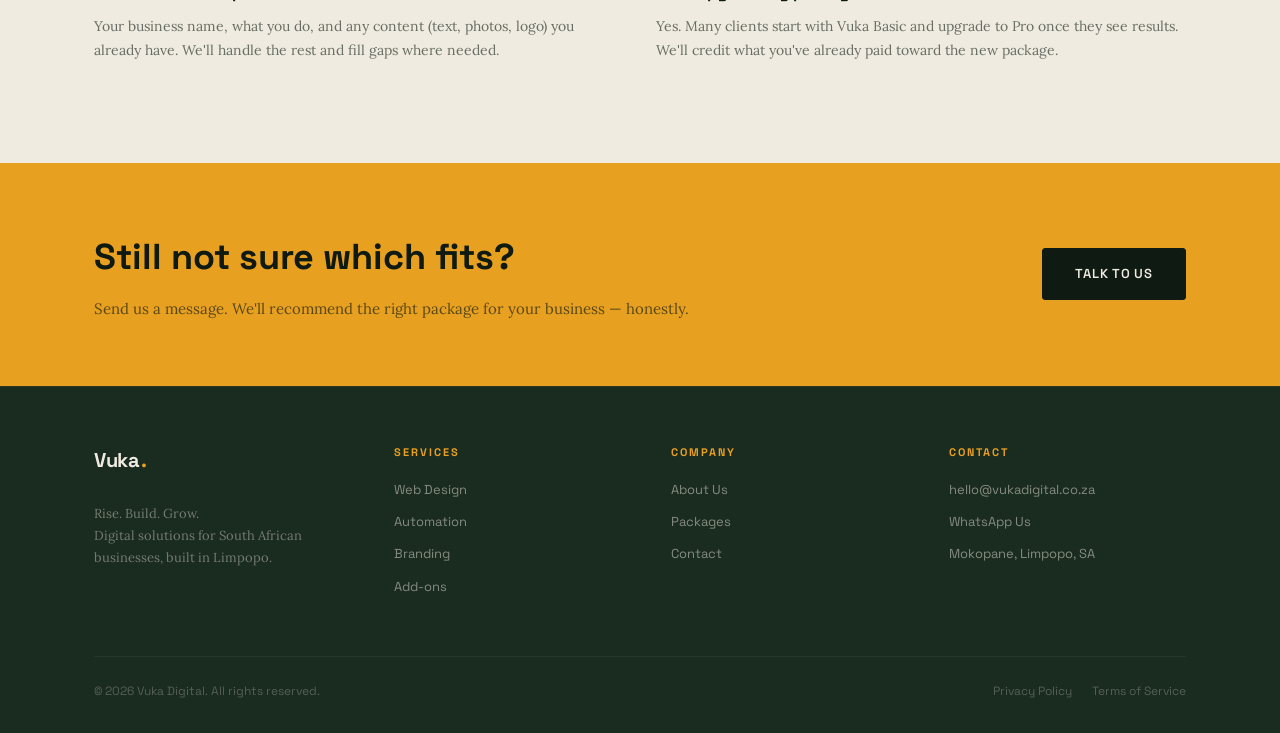
<file: packages.html>
<!DOCTYPE html>
<html lang="en">
<head>
  <meta charset="UTF-8"/>
  <meta name="viewport" content="width=device-width, initial-scale=1.0"/>
  <title>Packages & Pricing — Vuka Digital</title>
  <meta name="description" content="Transparent web design and branding packages for South African businesses. From R750 for a landing page to full enterprise solutions."/>
  <link rel="stylesheet" href="style.css"/>
</head>
<body>

<!-- NAV -->
<nav class="nav">
  <div class="nav-inner">
    <a href="index.html" class="nav-logo">Vuka<span class="dot">.</span><span class="tag">Digital</span></a>
    <div class="nav-links">
      <a href="services.html">Services</a>
      <a href="packages.html">Packages</a>
      <a href="about.html">About</a>
      <a href="contact.html" class="btn btn-primary nav-cta">Get a Quote</a>
    </div>
    <button class="nav-burger" id="nav-burger" aria-label="Open menu">
      <svg id="icon-menu" width="24" height="24" fill="none" stroke="currentColor" stroke-width="2" stroke-linecap="round" viewBox="0 0 24 24"><line x1="3" y1="6" x2="21" y2="6"/><line x1="3" y1="12" x2="21" y2="12"/><line x1="3" y1="18" x2="21" y2="18"/></svg>
      <svg id="icon-x" width="24" height="24" fill="none" stroke="currentColor" stroke-width="2" stroke-linecap="round" viewBox="0 0 24 24" style="display:none"><line x1="18" y1="6" x2="6" y2="18"/><line x1="6" y1="6" x2="18" y2="18"/></svg>
    </button>
  </div>
  <div class="nav-mobile" id="nav-mobile">
    <a href="services.html">Services</a>
    <a href="packages.html">Packages</a>
    <a href="about.html">About</a>
    <a href="contact.html" class="btn btn-primary mob-cta">Get a Quote</a>
  </div>
</nav>

<div class="page">

  <!-- PAGE HERO -->
  <section class="page-hero">
    <div class="wrap">
      <div class="breadcrumb reveal">
        <a href="index.html">Home</a>
        <span class="sep">›</span>
        <span class="cur">Packages</span>
      </div>
      <span class="t-eye reveal">Transparent Pricing</span>
      <h1 class="t-h1 reveal">Clear prices.<br/>No surprises.</h1>
      <p class="t-body reveal">We show our prices because we're confident in the value we deliver. No hidden fees, no scope creep, no awkward conversations at the end.</p>
    </div>
  </section>

  <!-- WEBSITE PACKAGES -->
  <section class="sec">
    <div class="wrap">
      <div class="reveal">
        <span class="t-eye">Website Packages</span>
        <h2 class="t-h2" style="margin-top:12px;">Choose your package</h2>
        <span class="a-rule"></span>
      </div>
      <div class="pricing-grid">
        <div class="price-card reveal">
          <div class="price-tier">Starter</div>
          <div class="price-name">Vuka Basic</div>
          <div class="price-amt">R750</div>
          <div class="price-per">once-off</div>
          <ul class="price-list">
            <li>Single landing page</li>
            <li>Mobile responsive design</li>
            <li>WhatsApp / call button</li>
            <li>Basic on-page SEO</li>
            <li>1 revision round</li>
            <li>Delivered in 5 days</li>
          </ul>
          <a href="contact.html?package=basic" class="btn btn-ghost price-cta">Get started</a>
        </div>
        <div class="price-card hot reveal">
          <div class="price-tier">Growth</div>
          <div class="price-name">Vuka Pro</div>
          <div class="price-amt">R1,650</div>
          <div class="price-per">once-off</div>
          <ul class="price-list">
            <li>Up to 3 pages</li>
            <li>Contact form included</li>
            <li>Basic SEO setup</li>
            <li>Mobile responsive design</li>
            <li>Google Analytics setup</li>
            <li>2 revision rounds</li>
            <li>Delivered in 7 days</li>
          </ul>
          <a href="contact.html?package=pro" class="btn btn-primary price-cta">Get started</a>
        </div>
        <div class="price-card reveal">
          <div class="price-tier">Business</div>
          <div class="price-name">Vuka Business</div>
          <div class="price-amt">R3,200</div>
          <div class="price-per">once-off</div>
          <ul class="price-list">
            <li>Up to 7 pages</li>
            <li>Advanced contact form</li>
            <li>Email + WhatsApp automation</li>
            <li>Full SEO setup</li>
            <li>Google Analytics + Search Console</li>
            <li>3 revision rounds</li>
            <li>Delivered in 14 days</li>
          </ul>
          <a href="contact.html?package=business" class="btn btn-ghost price-cta">Get started</a>
        </div>
        <div class="price-card reveal">
          <div class="price-tier">Agency</div>
          <div class="price-name">Vuka Enterprise</div>
          <div class="price-amt custom">Custom</div>
          <div class="price-per">request a quote</div>
          <ul class="price-list">
            <li>Full brand identity</li>
            <li>Custom systems & integrations</li>
            <li>Advanced automation workflows</li>
            <li>Dedicated project management</li>
            <li>Priority delivery</li>
            <li>Ongoing support plan</li>
          </ul>
          <a href="contact.html?package=enterprise" class="btn btn-ghost price-cta">Request quote</a>
        </div>
      </div>
    </div>
  </section>

  <!-- CARE PLANS -->
  <section class="sec sec-soft">
    <div class="wrap">
      <div class="reveal">
        <span class="t-eye">Monthly Care Plans</span>
        <h2 class="t-h2" style="margin-top:12px;">We stay after launch.</h2>
        <span class="a-rule"></span>
        <p class="t-body" style="max-width:540px;margin-top:12px;">Your site isn't a once-off project — it's a living asset. Care plans keep it running, up to date, and improving every month.</p>
      </div>
      <div class="care-grid">
        <div class="care-card reveal">
          <h4>Basic Care</h4>
          <div class="care-amt">R300 <span class="mo">/month</span></div>
          <p>Hosting management, plugin/dependency updates, and monthly backups. Peace of mind while you run your business.</p>
        </div>
        <div class="care-card mid reveal">
          <h4>Growth Care</h4>
          <div class="care-amt">R650 <span class="mo">/month</span></div>
          <p>Everything in Basic, plus a monthly SEO performance report and one content update per month — copy edits, image swaps, new info.</p>
        </div>
        <div class="care-card reveal">
          <h4>Full Partner</h4>
          <div class="care-amt">R1,200 <span class="mo">/month</span></div>
          <p>Everything in Growth, plus automation monitoring, priority WhatsApp support, and a 24-hour response time on any issue.</p>
        </div>
      </div>
    </div>
  </section>

  <!-- ADD-ONS -->
  <section class="sec">
    <div class="wrap">
      <div class="reveal">
        <span class="t-eye">À la carte</span>
        <h2 class="t-h2" style="margin-top:12px;">Individual add-ons</h2>
        <span class="a-rule"></span>
      </div>
      <div class="addons-list reveal">
        <div class="addon-item"><span class="addon-name">Logo Design</span><span class="addon-price">R400</span></div>
        <div class="addon-item"><span class="addon-name">Brand Identity Kit</span><span class="addon-price">R950</span></div>
        <div class="addon-item"><span class="addon-name">SEO Audit & Setup</span><span class="addon-price">R600</span></div>
        <div class="addon-item"><span class="addon-name">Google Business Profile Setup</span><span class="addon-price">R350</span></div>
        <div class="addon-item"><span class="addon-name">WhatsApp Business Automation</span><span class="addon-price">R800</span></div>
        <div class="addon-item"><span class="addon-name">Company Email Setup</span><span class="addon-price">R250</span></div>
        <div class="addon-item"><span class="addon-name">Social Media Banner Pack (5 designs)</span><span class="addon-price">R500</span></div>
        <div class="addon-item"><span class="addon-name">Monthly Site Maintenance</span><span class="addon-price">R300/mo</span></div>
      </div>
    </div>
  </section>

  <!-- FAQ -->
  <section class="sec sec-parch">
    <div class="wrap">
      <div class="reveal">
        <span class="t-eye" style="color:var(--clay)">Common questions</span>
        <h2 class="t-h2" style="margin-top:12px;color:var(--ink)">Before you ask</h2>
        <span class="a-rule" style="background:var(--ink)"></span>
      </div>
      <div style="margin-top:48px;display:grid;grid-template-columns:1fr 1fr;gap:32px;" class="reveal">
        <div>
          <h4 style="font-family:var(--font-display);font-size:16px;font-weight:700;color:var(--ink);margin-bottom:8px;">Do I need to buy hosting separately?</h4>
          <p style="font-size:14px;color:rgba(14,26,18,0.6);line-height:1.75;">No. Static sites can be hosted free on Netlify or Vercel. If you need a domain, we'll guide you through buying one — a .co.za domain is around R50/year.</p>
        </div>
        <div>
          <h4 style="font-family:var(--font-display);font-size:16px;font-weight:700;color:var(--ink);margin-bottom:8px;">How do I pay?</h4>
          <p style="font-size:14px;color:rgba(14,26,18,0.6);line-height:1.75;">We accept EFT bank transfer. A 50% deposit is required to start, with the balance due on delivery.</p>
        </div>
        <div>
          <h4 style="font-family:var(--font-display);font-size:16px;font-weight:700;color:var(--ink);margin-bottom:8px;">What do I need to provide?</h4>
          <p style="font-size:14px;color:rgba(14,26,18,0.6);line-height:1.75;">Your business name, what you do, and any content (text, photos, logo) you already have. We'll handle the rest and fill gaps where needed.</p>
        </div>
        <div>
          <h4 style="font-family:var(--font-display);font-size:16px;font-weight:700;color:var(--ink);margin-bottom:8px;">Can I upgrade my package later?</h4>
          <p style="font-size:14px;color:rgba(14,26,18,0.6);line-height:1.75;">Yes. Many clients start with Vuka Basic and upgrade to Pro once they see results. We'll credit what you've already paid toward the new package.</p>
        </div>
      </div>
    </div>
  </section>

  <!-- CTA -->
  <section style="background:var(--amber);padding:64px 0;">
    <div class="wrap" style="display:flex;align-items:center;justify-content:space-between;gap:32px;flex-wrap:wrap;">
      <div class="reveal">
        <h2 style="font-family:var(--font-display);font-size:clamp(22px,3vw,36px);font-weight:700;color:var(--ink);margin-bottom:8px;">Still not sure which fits?</h2>
        <p style="font-size:15px;color:rgba(14,26,18,0.65);">Send us a message. We'll recommend the right package for your business — honestly.</p>
      </div>
      <a href="contact.html" class="btn btn-ink reveal">Talk to us</a>
    </div>
  </section>

</div>

<!-- FOOTER -->
<footer class="footer">
  <div class="wrap">
    <div class="footer-grid">
      <div class="footer-brand">
        <a href="index.html" class="nav-logo" style="display:inline-flex">Vuka<span class="dot">.</span></a>
        <p style="margin-top:12px;">Rise. Build. Grow.<br/>Digital solutions for South African businesses, built in Limpopo.</p>
      </div>
      <div class="footer-col">
        <h5>Services</h5>
        <a href="services.html#web">Web Design</a>
        <a href="services.html#automation">Automation</a>
        <a href="services.html#branding">Branding</a>
        <a href="services.html#addons">Add-ons</a>
      </div>
      <div class="footer-col">
        <h5>Company</h5>
        <a href="about.html">About Us</a>
        <a href="packages.html">Packages</a>
        <a href="contact.html">Contact</a>
      </div>
      <div class="footer-col">
        <h5>Contact</h5>
        <a href="mailto:hello@vukadigital.co.za">hello@vukadigital.co.za</a>
        <a href="https://wa.me/27000000000">WhatsApp Us</a>
        <a href="#">Mokopane, Limpopo, SA</a>
      </div>
    </div>
    <div class="footer-bottom">
      <span class="footer-copy">© 2026 Vuka Digital. All rights reserved.</span>
      <div class="footer-legal">
        <a href="#">Privacy Policy</a>
        <a href="#">Terms of Service</a>
      </div>
    </div>
  </div>
</footer>

<script src="main.js"></script>
</body>
</html>
</file>
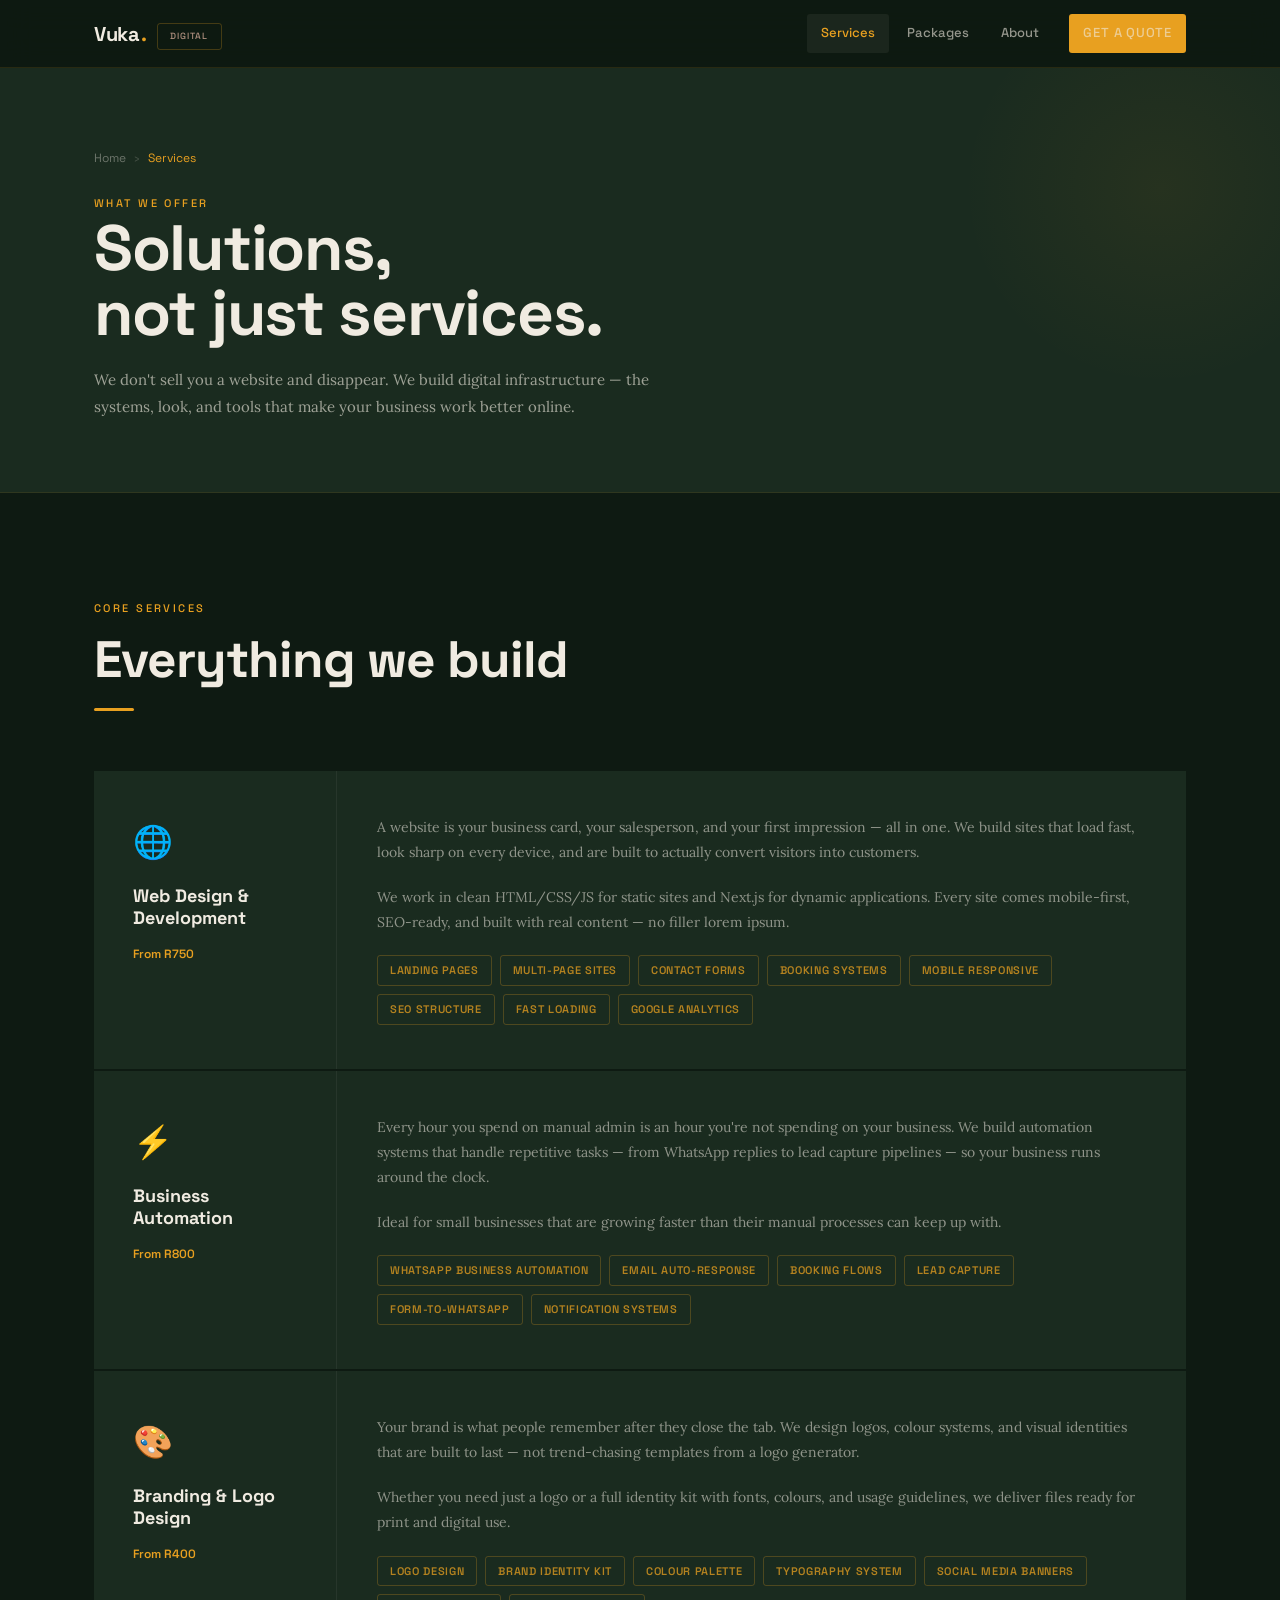
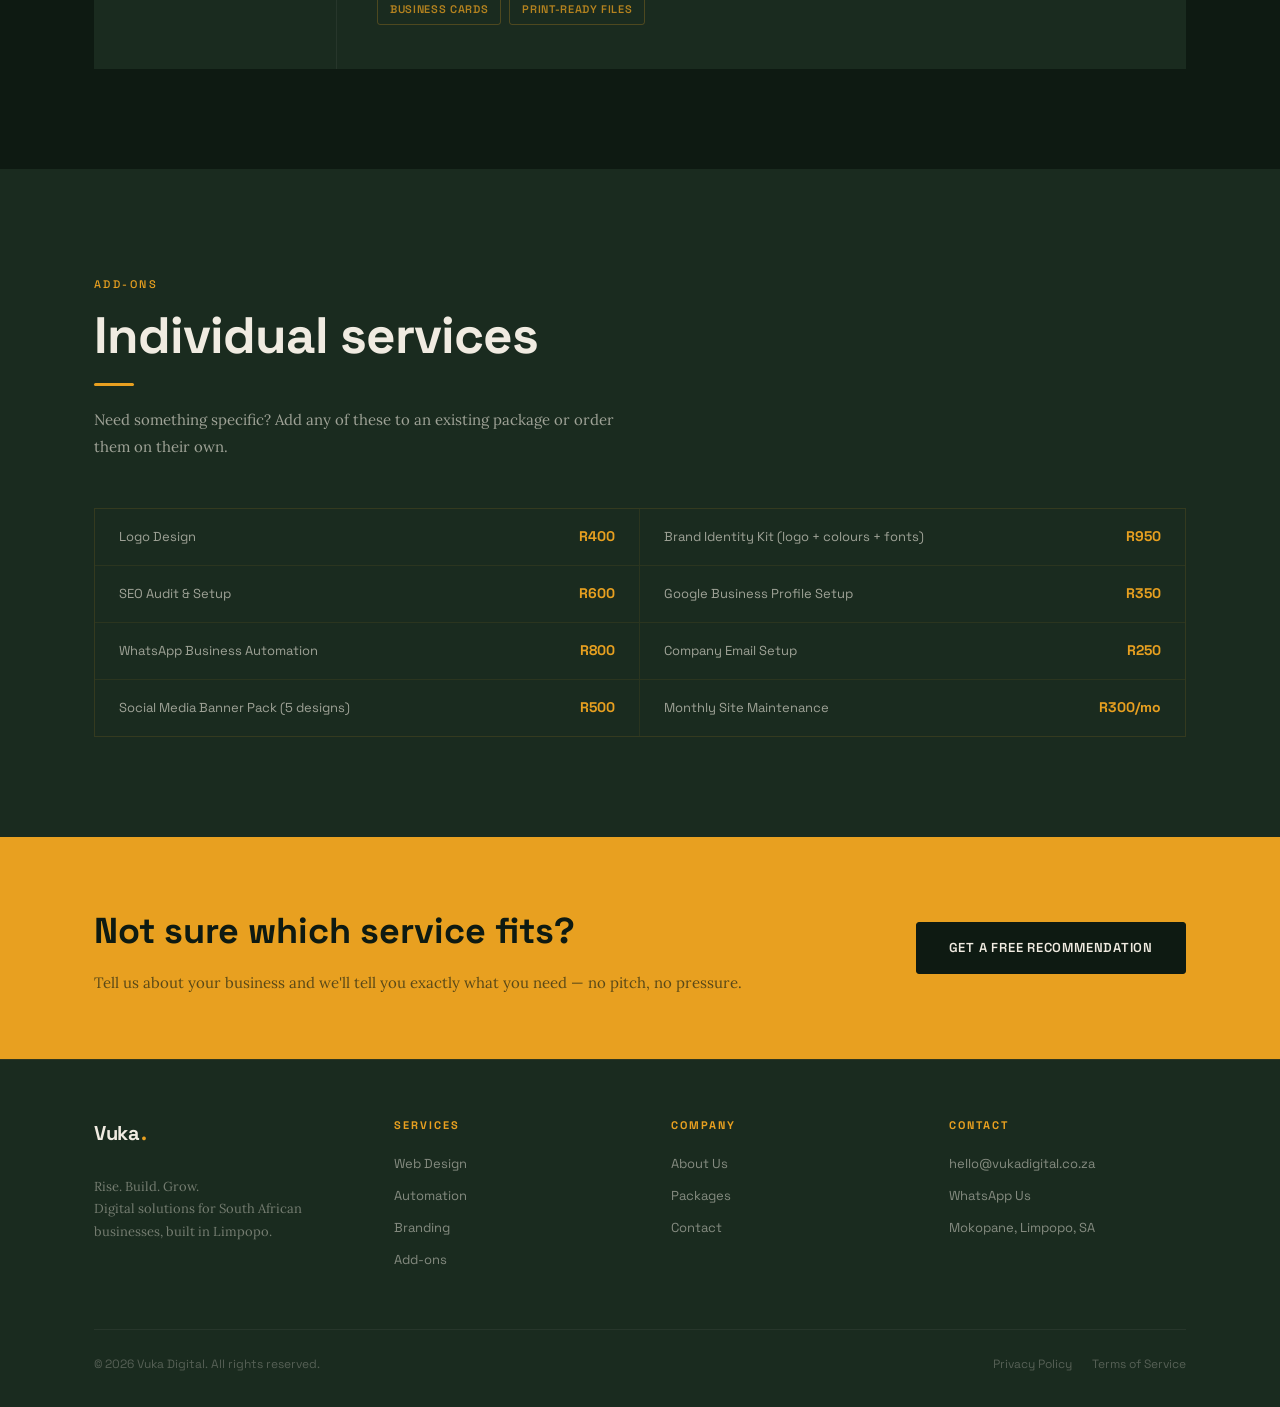
<file: services.html>
<!DOCTYPE html>
<html lang="en">
<head>
  <meta charset="UTF-8"/>
  <meta name="viewport" content="width=device-width, initial-scale=1.0"/>
  <title>Services — Vuka Digital</title>
  <meta name="description" content="Web design, business automation, and branding services for South African businesses. Transparent pricing, real results."/>
  <link rel="stylesheet" href="style.css"/>
</head>
<body>

<!-- NAV -->
<nav class="nav">
  <div class="nav-inner">
    <a href="index.html" class="nav-logo">Vuka<span class="dot">.</span><span class="tag">Digital</span></a>
    <div class="nav-links">
      <a href="services.html">Services</a>
      <a href="packages.html">Packages</a>
      <a href="about.html">About</a>
      <a href="contact.html" class="btn btn-primary nav-cta">Get a Quote</a>
    </div>
    <button class="nav-burger" id="nav-burger" aria-label="Open menu">
      <svg id="icon-menu" width="24" height="24" fill="none" stroke="currentColor" stroke-width="2" stroke-linecap="round" viewBox="0 0 24 24"><line x1="3" y1="6" x2="21" y2="6"/><line x1="3" y1="12" x2="21" y2="12"/><line x1="3" y1="18" x2="21" y2="18"/></svg>
      <svg id="icon-x" width="24" height="24" fill="none" stroke="currentColor" stroke-width="2" stroke-linecap="round" viewBox="0 0 24 24" style="display:none"><line x1="18" y1="6" x2="6" y2="18"/><line x1="6" y1="6" x2="18" y2="18"/></svg>
    </button>
  </div>
  <div class="nav-mobile" id="nav-mobile">
    <a href="services.html">Services</a>
    <a href="packages.html">Packages</a>
    <a href="about.html">About</a>
    <a href="contact.html" class="btn btn-primary mob-cta">Get a Quote</a>
  </div>
</nav>

<div class="page">

  <!-- PAGE HERO -->
  <section class="page-hero">
    <div class="wrap">
      <div class="breadcrumb reveal">
        <a href="index.html">Home</a>
        <span class="sep">›</span>
        <span class="cur">Services</span>
      </div>
      <span class="t-eye reveal">What we offer</span>
      <h1 class="t-h1 reveal">Solutions,<br/>not just services.</h1>
      <p class="t-body reveal">We don't sell you a website and disappear. We build digital infrastructure — the systems, look, and tools that make your business work better online.</p>
    </div>
  </section>

  <!-- SERVICES FULL LIST -->
  <section class="sec" id="web">
    <div class="wrap">
      <div class="reveal">
        <span class="t-eye">Core Services</span>
        <h2 class="t-h2" style="margin-top:12px;">Everything we build</h2>
        <span class="a-rule"></span>
      </div>
      <div class="services-full">

        <!-- Web Design -->
        <div class="svc-row reveal" id="web">
          <div class="svc-row-label">
            <div class="svc-icon-lg">🌐</div>
            <h3>Web Design & Development</h3>
            <span class="price-from">From R750</span>
          </div>
          <div class="svc-row-body">
            <p>A website is your business card, your salesperson, and your first impression — all in one. We build sites that load fast, look sharp on every device, and are built to actually convert visitors into customers.</p>
            <p>We work in clean HTML/CSS/JS for static sites and Next.js for dynamic applications. Every site comes mobile-first, SEO-ready, and built with real content — no filler lorem ipsum.</p>
            <div class="svc-tags">
              <span class="tag">Landing Pages</span>
              <span class="tag">Multi-page Sites</span>
              <span class="tag">Contact Forms</span>
              <span class="tag">Booking Systems</span>
              <span class="tag">Mobile Responsive</span>
              <span class="tag">SEO Structure</span>
              <span class="tag">Fast Loading</span>
              <span class="tag">Google Analytics</span>
            </div>
          </div>
        </div>

        <!-- Automation -->
        <div class="svc-row reveal" id="automation">
          <div class="svc-row-label">
            <div class="svc-icon-lg">⚡</div>
            <h3>Business Automation</h3>
            <span class="price-from">From R800</span>
          </div>
          <div class="svc-row-body">
            <p>Every hour you spend on manual admin is an hour you're not spending on your business. We build automation systems that handle repetitive tasks — from WhatsApp replies to lead capture pipelines — so your business runs around the clock.</p>
            <p>Ideal for small businesses that are growing faster than their manual processes can keep up with.</p>
            <div class="svc-tags">
              <span class="tag">WhatsApp Business Automation</span>
              <span class="tag">Email Auto-response</span>
              <span class="tag">Booking Flows</span>
              <span class="tag">Lead Capture</span>
              <span class="tag">Form-to-WhatsApp</span>
              <span class="tag">Notification Systems</span>
            </div>
          </div>
        </div>

        <!-- Branding -->
        <div class="svc-row reveal" id="branding">
          <div class="svc-row-label">
            <div class="svc-icon-lg">🎨</div>
            <h3>Branding & Logo Design</h3>
            <span class="price-from">From R400</span>
          </div>
          <div class="svc-row-body">
            <p>Your brand is what people remember after they close the tab. We design logos, colour systems, and visual identities that are built to last — not trend-chasing templates from a logo generator.</p>
            <p>Whether you need just a logo or a full identity kit with fonts, colours, and usage guidelines, we deliver files ready for print and digital use.</p>
            <div class="svc-tags">
              <span class="tag">Logo Design</span>
              <span class="tag">Brand Identity Kit</span>
              <span class="tag">Colour Palette</span>
              <span class="tag">Typography System</span>
              <span class="tag">Social Media Banners</span>
              <span class="tag">Business Cards</span>
              <span class="tag">Print-ready Files</span>
            </div>
          </div>
        </div>

      </div>
    </div>
  </section>

  <!-- ADD-ONS -->
  <section class="sec sec-soft" id="addons">
    <div class="wrap">
      <div class="reveal">
        <span class="t-eye">Add-ons</span>
        <h2 class="t-h2" style="margin-top:12px;">Individual services</h2>
        <span class="a-rule"></span>
        <p class="t-body" style="max-width:520px;margin-top:12px;">Need something specific? Add any of these to an existing package or order them on their own.</p>
      </div>
      <div class="addons-list reveal">
        <div class="addon-item"><span class="addon-name">Logo Design</span><span class="addon-price">R400</span></div>
        <div class="addon-item"><span class="addon-name">Brand Identity Kit (logo + colours + fonts)</span><span class="addon-price">R950</span></div>
        <div class="addon-item"><span class="addon-name">SEO Audit & Setup</span><span class="addon-price">R600</span></div>
        <div class="addon-item"><span class="addon-name">Google Business Profile Setup</span><span class="addon-price">R350</span></div>
        <div class="addon-item"><span class="addon-name">WhatsApp Business Automation</span><span class="addon-price">R800</span></div>
        <div class="addon-item"><span class="addon-name">Company Email Setup</span><span class="addon-price">R250</span></div>
        <div class="addon-item"><span class="addon-name">Social Media Banner Pack (5 designs)</span><span class="addon-price">R500</span></div>
        <div class="addon-item"><span class="addon-name">Monthly Site Maintenance</span><span class="addon-price">R300/mo</span></div>
      </div>
    </div>
  </section>

  <!-- CTA -->
  <section style="background:var(--amber);padding:64px 0;">
    <div class="wrap" style="display:flex;align-items:center;justify-content:space-between;gap:32px;flex-wrap:wrap;">
      <div class="reveal">
        <h2 style="font-family:var(--font-display);font-size:clamp(22px,3vw,36px);font-weight:700;color:var(--ink);margin-bottom:8px;">Not sure which service fits?</h2>
        <p style="font-size:15px;color:rgba(14,26,18,0.65);">Tell us about your business and we'll tell you exactly what you need — no pitch, no pressure.</p>
      </div>
      <a href="contact.html" class="btn btn-ink reveal">Get a free recommendation</a>
    </div>
  </section>

</div>

<!-- FOOTER -->
<footer class="footer">
  <div class="wrap">
    <div class="footer-grid">
      <div class="footer-brand">
        <a href="index.html" class="nav-logo" style="display:inline-flex">Vuka<span class="dot">.</span></a>
        <p style="margin-top:12px;">Rise. Build. Grow.<br/>Digital solutions for South African businesses, built in Limpopo.</p>
      </div>
      <div class="footer-col">
        <h5>Services</h5>
        <a href="services.html#web">Web Design</a>
        <a href="services.html#automation">Automation</a>
        <a href="services.html#branding">Branding</a>
        <a href="services.html#addons">Add-ons</a>
      </div>
      <div class="footer-col">
        <h5>Company</h5>
        <a href="about.html">About Us</a>
        <a href="packages.html">Packages</a>
        <a href="contact.html">Contact</a>
      </div>
      <div class="footer-col">
        <h5>Contact</h5>
        <a href="mailto:hello@vukadigital.co.za">hello@vukadigital.co.za</a>
        <a href="https://wa.me/27000000000">WhatsApp Us</a>
        <a href="#">Mokopane, Limpopo, SA</a>
      </div>
    </div>
    <div class="footer-bottom">
      <span class="footer-copy">© 2026 Vuka Digital. All rights reserved.</span>
      <div class="footer-legal">
        <a href="#">Privacy Policy</a>
        <a href="#">Terms of Service</a>
      </div>
    </div>
  </div>
</footer>

<script src="main.js"></script>
</body>
</html>
</file>
<file: style.css>
/* ═══════════════════════════════════════════════
   VUKA DIGITAL — Global Stylesheet
   Palette: Ink / Parchment / Amber / Clay
   Type: Space Grotesk + Lora
   ═══════════════════════════════════════════════ */

@import url('https://fonts.googleapis.com/css2?family=Space+Grotesk:wght@300;400;500;600;700&family=Lora:ital,wght@0,400;0,500;1,400&display=swap');

/* ── TOKENS ── */
:root {
  --ink:          #0E1A12;
  --ink-soft:     #1A2B1F;
  --ink-muted:    #243329;
  --parch:        #F0EBE1;
  --parch-mid:    #E4DDD2;
  --parch-dim:    #C8BFB3;
  --amber:        #E8A020;
  --amber-light:  #F4BE58;
  --amber-dim:    rgba(232,160,32,0.18);
  --clay:         #8B6F5E;
  --clay-light:   #B09080;
  --white:        #FFFFFF;

  --font-display: 'Space Grotesk', sans-serif;
  --font-body:    'Lora', serif;

  --nav-h: 68px;
  --max-w: 1140px;
  --radius: 3px;
}

/* ── RESET ── */
*, *::before, *::after { box-sizing: border-box; margin: 0; padding: 0; }
html { scroll-behavior: smooth; font-size: 16px; }
body { background: var(--ink); color: var(--parch); font-family: var(--font-body); line-height: 1.7; -webkit-font-smoothing: antialiased; }
img { display: block; max-width: 100%; }
a { color: inherit; text-decoration: none; }
button { font-family: inherit; cursor: pointer; }
ul { list-style: none; }

/* ── TYPOGRAPHY SCALE ── */
.t-eye   { font-family: var(--font-display); font-size: 11px; font-weight: 500; letter-spacing: 0.22em; text-transform: uppercase; color: var(--amber); }
.t-h1    { font-family: var(--font-display); font-size: clamp(44px, 6.5vw, 88px); font-weight: 700; line-height: 1.02; letter-spacing: -0.02em; }
.t-h2    { font-family: var(--font-display); font-size: clamp(32px, 4vw, 56px); font-weight: 700; line-height: 1.08; letter-spacing: -0.02em; }
.t-h3    { font-family: var(--font-display); font-size: clamp(20px, 2.5vw, 28px); font-weight: 600; line-height: 1.2; }
.t-h4    { font-family: var(--font-display); font-size: 16px; font-weight: 600; }
.t-body  { font-family: var(--font-body); font-size: 15px; line-height: 1.8; color: rgba(240,235,225,0.62); }
.t-small { font-family: var(--font-display); font-size: 13px; font-weight: 400; color: rgba(240,235,225,0.5); }

/* ── UTILITIES ── */
.ink-text   { color: var(--ink); }
.amber-text { color: var(--amber); }
.parch-text { color: var(--parch); }
.wrap       { max-width: var(--max-w); margin: 0 auto; padding: 0 24px; }
.sr-only    { position: absolute; width: 1px; height: 1px; overflow: hidden; clip: rect(0,0,0,0); }

/* ── AMBER RULE ── */
.a-rule { display: block; width: 40px; height: 3px; background: var(--amber); margin: 20px 0; border-radius: 2px; }

/* ── BUTTONS ── */
.btn {
  display: inline-flex; align-items: center; gap: 8px;
  font-family: var(--font-display); font-size: 13px; font-weight: 600;
  letter-spacing: 0.06em; text-transform: uppercase;
  padding: 14px 32px; border-radius: var(--radius);
  transition: all 0.2s ease; border: none; cursor: pointer;
  white-space: nowrap; text-decoration: none;
}
.btn-primary { background: var(--amber); color: var(--ink); }
.btn-primary:hover { background: var(--amber-light); transform: translateY(-2px); box-shadow: 0 8px 24px rgba(232,160,32,0.3); }
.btn-ghost   { background: transparent; color: var(--parch); border: 1.5px solid rgba(240,235,225,0.3); }
.btn-ghost:hover { border-color: var(--amber); color: var(--amber); }
.btn-ink     { background: var(--ink); color: var(--parch); border: 1.5px solid var(--ink); }
.btn-ink:hover { background: var(--ink-soft); }
.btn svg     { width: 16px; height: 16px; flex-shrink: 0; }

/* ── NAV ── */
.nav {
  position: fixed; top: 0; left: 0; right: 0; z-index: 200;
  height: var(--nav-h);
  background: rgba(14,26,18,0.94);
  backdrop-filter: blur(16px) saturate(1.4);
  border-bottom: 1px solid rgba(232,160,32,0.12);
  display: flex; align-items: center;
}
.nav-inner {
  max-width: var(--max-w); margin: 0 auto; padding: 0 24px;
  width: 100%; display: flex; align-items: center; justify-content: space-between;
}
.nav-logo {
  font-family: var(--font-display); font-size: 20px; font-weight: 700;
  color: var(--parch); letter-spacing: -0.02em; text-decoration: none;
  display: flex; align-items: center; gap: 2px;
}
.nav-logo .dot { color: var(--amber); }
.nav-logo .tag {
  font-size: 9px; font-weight: 500; letter-spacing: 0.12em;
  color: var(--clay-light); text-transform: uppercase;
  margin-left: 8px; margin-top: 6px;
}
.nav-links { display: flex; align-items: center; gap: 4px; }
.nav-links a {
  font-family: var(--font-display); font-size: 13px; font-weight: 500;
  color: rgba(240,235,225,0.6); padding: 8px 14px; border-radius: var(--radius);
  transition: color 0.2s, background 0.2s; text-decoration: none;
}
.nav-links a:hover, .nav-links a.active { color: var(--parch); background: rgba(240,235,225,0.06); }
.nav-links a.active { color: var(--amber); }
.nav-cta { margin-left: 12px; }
.nav-burger { display: none; background: none; border: none; color: var(--parch); padding: 4px; }
.nav-mobile {
  display: none; flex-direction: column;
  position: fixed; top: var(--nav-h); left: 0; right: 0; bottom: 0;
  background: var(--ink); z-index: 190; padding: 24px;
  border-top: 1px solid rgba(232,160,32,0.1);
  overflow-y: auto;
}
.nav-mobile.open { display: flex; }
.nav-mobile a {
  font-family: var(--font-display); font-size: 22px; font-weight: 600;
  color: var(--parch); padding: 18px 0;
  border-bottom: 1px solid rgba(240,235,225,0.07);
  transition: color 0.2s;
}
.nav-mobile a:hover { color: var(--amber); }
.nav-mobile .mob-cta { margin-top: 24px; }

/* ── PAGE WRAPPER ── */
.page { padding-top: var(--nav-h); }

/* ── HERO (home) ── */
.hero {
  min-height: calc(100vh - var(--nav-h));
  background: var(--ink);
  display: grid; grid-template-columns: 1fr 1fr;
  align-items: stretch; overflow: hidden;
  position: relative;
}
.hero-left {
  padding: 80px 24px 80px 0; padding-left: max(24px, calc((100vw - var(--max-w)) / 2));
  display: flex; flex-direction: column; justify-content: center;
  position: relative; z-index: 2;
}
.hero-left .t-eye { margin-bottom: 20px; }
.hero-left .t-h1  { margin-bottom: 28px; }
.hero-left .hero-sub { font-size: 16px; line-height: 1.75; color: rgba(240,235,225,0.58); max-width: 480px; margin-bottom: 40px; }
.hero-ctas { display: flex; gap: 12px; flex-wrap: wrap; }
.hero-right {
  background: var(--ink-soft);
  position: relative; overflow: hidden;
  display: flex; align-items: center; justify-content: center;
  border-left: 1px solid rgba(232,160,32,0.1);
}
.hero-ticker-wrap {
  position: absolute; inset: 0;
  display: flex; flex-direction: column; justify-content: center; gap: 0;
  overflow: hidden; opacity: 0.85;
}
.ticker-row {
  display: flex; gap: 0; white-space: nowrap;
  animation: tickerScroll 28s linear infinite;
  padding: 14px 0;
  border-bottom: 1px solid rgba(232,160,32,0.08);
}
.ticker-row:nth-child(even) { animation-direction: reverse; animation-duration: 34s; }
.ticker-row:last-child { border-bottom: none; }
.ticker-item {
  font-family: var(--font-display); font-size: 13px; font-weight: 500;
  letter-spacing: 0.06em; text-transform: uppercase;
  padding: 0 28px; color: rgba(240,235,225,0.3);
  display: flex; align-items: center; gap: 28px;
  flex-shrink: 0;
}
.ticker-item::after { content: '·'; color: var(--amber); opacity: 0.6; }
.ticker-item.hi { color: rgba(232,160,32,0.75); }
@keyframes tickerScroll {
  from { transform: translateX(0); }
  to   { transform: translateX(-50%); }
}
.hero-right-overlay {
  position: absolute; inset: 0;
  background: linear-gradient(135deg, rgba(14,26,18,0.5) 0%, transparent 60%);
  z-index: 1; pointer-events: none;
}

/* ── MARQUEE BAND ── */
.band {
  background: var(--amber); overflow: hidden;
  padding: 14px 0; border-top: none;
}
.band-inner {
  display: flex; gap: 0; white-space: nowrap;
  animation: tickerScroll 20s linear infinite;
}
.band-item {
  font-family: var(--font-display); font-size: 12px; font-weight: 700;
  letter-spacing: 0.14em; text-transform: uppercase; color: var(--ink);
  padding: 0 32px; flex-shrink: 0;
  display: flex; align-items: center; gap: 32px;
}
.band-item::after { content: '★'; opacity: 0.5; }

/* ── SECTION BASE ── */
.sec { padding: 100px 0; }
.sec-parch { background: var(--parch); color: var(--ink); }
.sec-parch .t-eye { color: var(--clay); }
.sec-parch .t-body { color: rgba(14,26,18,0.62); }
.sec-parch .a-rule { background: var(--ink); }
.sec-soft { background: var(--ink-soft); }

/* ── WHAT WE DO (home services preview) ── */
.services-3 { display: grid; grid-template-columns: repeat(3,1fr); gap: 2px; margin-top: 60px; }
.svc-tile {
  background: var(--ink-soft); padding: 44px 36px;
  border-left: 3px solid transparent;
  transition: border-color 0.25s, background 0.25s;
  position: relative;
}
.svc-tile:hover { border-left-color: var(--amber); background: var(--ink-muted); }
.svc-tile .num {
  font-family: var(--font-display); font-size: 11px; font-weight: 700;
  letter-spacing: 0.2em; color: var(--amber); margin-bottom: 20px; display: block;
}
.svc-tile h3 { font-family: var(--font-display); font-size: 22px; font-weight: 700; margin-bottom: 14px; line-height: 1.15; }
.svc-tile p { font-size: 14px; line-height: 1.75; color: rgba(240,235,225,0.52); margin-bottom: 20px; }
.svc-tile .arrow-link {
  font-family: var(--font-display); font-size: 12px; font-weight: 600;
  letter-spacing: 0.08em; text-transform: uppercase; color: var(--amber);
  display: inline-flex; align-items: center; gap: 6px;
  transition: gap 0.2s;
}
.svc-tile:hover .arrow-link { gap: 10px; }

/* ── WHY US (3 col parch) ── */
.why-3 { display: grid; grid-template-columns: repeat(3,1fr); gap: 40px; margin-top: 56px; }
.why-card { }
.why-card .why-num {
  font-family: var(--font-display); font-size: 48px; font-weight: 700;
  color: var(--parch-mid); line-height: 1; margin-bottom: 12px;
  opacity: 0.35;
}
.why-card h4 { font-family: var(--font-display); font-size: 18px; font-weight: 700; color: var(--ink); margin-bottom: 10px; }
.why-card p { font-size: 14px; line-height: 1.75; color: rgba(14,26,18,0.6); }

/* ── PRICING CARDS ── */
.pricing-grid { display: grid; grid-template-columns: repeat(4,1fr); gap: 16px; margin-top: 60px; }
.price-card {
  background: var(--ink-soft); border: 1.5px solid rgba(240,235,225,0.07);
  padding: 36px 28px; position: relative; overflow: hidden;
  transition: border-color 0.2s, transform 0.2s;
  display: flex; flex-direction: column;
}
.price-card:hover { border-color: rgba(232,160,32,0.4); transform: translateY(-4px); }
.price-card.hot { border-color: var(--amber); }
.price-card.hot::before {
  content: 'POPULAR'; position: absolute; top: 0; right: 0;
  background: var(--amber); color: var(--ink);
  font-family: var(--font-display); font-size: 9px; font-weight: 700; letter-spacing: 0.14em;
  padding: 5px 14px;
}
.price-tier { font-family: var(--font-display); font-size: 10px; font-weight: 600; letter-spacing: 0.2em; text-transform: uppercase; color: var(--clay-light); margin-bottom: 6px; }
.price-name { font-family: var(--font-display); font-size: 20px; font-weight: 700; margin-bottom: 24px; }
.price-amt  { font-family: var(--font-display); font-size: 44px; font-weight: 700; color: var(--amber); line-height: 1; }
.price-amt.custom { font-size: 30px; }
.price-per  { font-family: var(--font-display); font-size: 12px; color: rgba(240,235,225,0.3); margin-bottom: 28px; margin-top: 4px; }
.price-list { flex: 1; margin-bottom: 28px; }
.price-list li {
  font-family: var(--font-display); font-size: 13px; color: rgba(240,235,225,0.6);
  padding: 7px 0; border-bottom: 1px solid rgba(240,235,225,0.05);
  display: flex; align-items: flex-start; gap: 10px;
}
.price-list li::before { content: '✓'; color: var(--amber); flex-shrink: 0; }
.price-list li:last-child { border-bottom: none; }
.price-cta { display: block; text-align: center; width: 100%; }

/* ── CARE PLANS ── */
.care-grid { display: grid; grid-template-columns: repeat(3,1fr); gap: 16px; margin-top: 40px; }
.care-card {
  background: var(--ink); border: 1.5px solid rgba(240,235,225,0.06);
  padding: 32px; transition: border-color 0.2s;
}
.care-card.mid { border-color: rgba(232,160,32,0.3); }
.care-card h4 { font-family: var(--font-display); font-size: 18px; font-weight: 700; margin-bottom: 6px; }
.care-amt { font-family: var(--font-display); font-size: 32px; font-weight: 700; color: var(--amber); margin-bottom: 12px; }
.care-amt .mo { font-size: 14px; font-weight: 400; color: rgba(240,235,225,0.3); }
.care-card p { font-size: 14px; line-height: 1.75; color: rgba(240,235,225,0.48); }

/* ── ADD-ONS ── */
.addons-list { display: grid; grid-template-columns: repeat(2,1fr); gap: 0; border: 1.5px solid rgba(232,160,32,0.12); margin-top: 48px; }
.addon-item {
  display: flex; justify-content: space-between; align-items: center;
  padding: 16px 24px; border-bottom: 1px solid rgba(232,160,32,0.08);
  border-right: 1px solid rgba(232,160,32,0.08);
  transition: background 0.2s;
}
.addon-item:nth-child(even) { border-right: none; }
.addon-item:nth-last-child(-n+2) { border-bottom: none; }
.addon-item:hover { background: rgba(232,160,32,0.04); }
.addon-name { font-family: var(--font-display); font-size: 13px; color: rgba(240,235,225,0.62); }
.addon-price { font-family: var(--font-display); font-size: 14px; font-weight: 700; color: var(--amber); }

/* ── PROCESS (about) ── */
.process-list { margin-top: 60px; display: flex; flex-direction: column; }
.process-item {
  display: grid; grid-template-columns: 80px 1fr;
  gap: 0; border-top: 1px solid rgba(240,235,225,0.08);
  padding: 32px 0; transition: background 0.2s;
  position: relative;
}
.process-item:last-child { border-bottom: 1px solid rgba(240,235,225,0.08); }
.process-item .p-num {
  font-family: var(--font-display); font-size: 13px; font-weight: 700;
  color: var(--amber); letter-spacing: 0.1em; padding-top: 4px;
}
.process-item .p-content h4 { font-family: var(--font-display); font-size: 20px; font-weight: 700; margin-bottom: 8px; }
.process-item .p-content p { font-size: 14px; line-height: 1.8; color: rgba(240,235,225,0.52); }

/* ── TEAM / ABOUT SPLIT ── */
.about-split { display: grid; grid-template-columns: 1fr 1fr; gap: 80px; align-items: center; }
.about-visual {
  background: var(--ink-soft); aspect-ratio: 4/5;
  display: flex; align-items: center; justify-content: center;
  border: 1.5px solid rgba(232,160,32,0.12); position: relative; overflow: hidden;
}
.about-monogram {
  font-family: var(--font-display); font-size: 120px; font-weight: 700;
  color: rgba(232,160,32,0.12); line-height: 1; user-select: none;
}
.about-badge {
  position: absolute; bottom: 24px; left: 24px;
  background: var(--amber); color: var(--ink);
  font-family: var(--font-display); font-size: 11px; font-weight: 700;
  letter-spacing: 0.1em; text-transform: uppercase;
  padding: 8px 16px;
}
.about-copy .t-eye { margin-bottom: 14px; }
.about-copy .t-h2 { margin-bottom: 20px; }
.about-copy .t-body { margin-bottom: 16px; }
.about-copy .about-facts { display: grid; grid-template-columns: 1fr 1fr; gap: 20px; margin-top: 36px; }
.fact-box { border-left: 3px solid var(--amber); padding-left: 16px; }
.fact-num { font-family: var(--font-display); font-size: 28px; font-weight: 700; color: var(--amber); }
.fact-label { font-family: var(--font-display); font-size: 11px; font-weight: 500; color: rgba(240,235,225,0.45); text-transform: uppercase; letter-spacing: 0.1em; }

/* ── VALUES (parch section) ── */
.values-grid { display: grid; grid-template-columns: repeat(2,1fr); gap: 32px; margin-top: 56px; }
.value-card { padding: 32px; border: 1.5px solid rgba(14,26,18,0.12); background: var(--parch-mid); }
.value-card h4 { font-family: var(--font-display); font-size: 17px; font-weight: 700; color: var(--ink); margin-bottom: 10px; }
.value-card p { font-size: 14px; line-height: 1.75; color: rgba(14,26,18,0.6); }
.value-icon { font-size: 24px; margin-bottom: 16px; }

/* ── SERVICES PAGE ── */
.services-full { display: grid; gap: 2px; margin-top: 60px; }
.svc-row {
  display: grid; grid-template-columns: 240px 1fr;
  background: var(--ink-soft); gap: 0;
  border-left: 3px solid transparent;
  transition: border-color 0.2s;
}
.svc-row:hover { border-left-color: var(--amber); }
.svc-row-label {
  padding: 44px 36px; border-right: 1px solid rgba(240,235,225,0.06);
  display: flex; flex-direction: column; justify-content: flex-start; gap: 8px;
}
.svc-row-label .svc-icon-lg { font-size: 32px; margin-bottom: 8px; }
.svc-row-label h3 { font-family: var(--font-display); font-size: 18px; font-weight: 700; line-height: 1.2; }
.svc-row-label .price-from { font-family: var(--font-display); font-size: 12px; color: var(--amber); font-weight: 600; margin-top: 8px; }
.svc-row-body { padding: 44px 40px; }
.svc-row-body p { font-size: 14px; line-height: 1.8; color: rgba(240,235,225,0.55); margin-bottom: 20px; }
.svc-tags { display: flex; flex-wrap: wrap; gap: 8px; }
.tag {
  font-family: var(--font-display); font-size: 11px; font-weight: 600;
  letter-spacing: 0.06em; text-transform: uppercase;
  padding: 5px 12px; border: 1.5px solid rgba(232,160,32,0.25);
  color: rgba(232,160,32,0.75); border-radius: var(--radius);
}

/* ── CONTACT PAGE ── */
.contact-layout { display: grid; grid-template-columns: 1fr 400px; gap: 64px; margin-top: 60px; }
.contact-form-wrap { }
.form-group { margin-bottom: 20px; }
.form-row { display: grid; grid-template-columns: 1fr 1fr; gap: 16px; margin-bottom: 20px; }
label {
  display: block; font-family: var(--font-display); font-size: 11px; font-weight: 600;
  letter-spacing: 0.14em; text-transform: uppercase;
  color: rgba(240,235,225,0.42); margin-bottom: 8px;
}
.sec-parch label { color: rgba(14,26,18,0.45); }
input, textarea, select {
  width: 100%; background: var(--ink-soft);
  border: 1.5px solid rgba(240,235,225,0.1);
  color: var(--parch); padding: 13px 16px;
  font-family: var(--font-display); font-size: 14px;
  border-radius: var(--radius); outline: none;
  transition: border-color 0.2s, background 0.2s;
  -webkit-appearance: none; appearance: none;
}
input:focus, textarea:focus, select:focus { border-color: var(--amber); background: var(--ink-muted); }
input::placeholder, textarea::placeholder { color: rgba(240,235,225,0.22); }
select option { background: var(--ink-soft); }
textarea { min-height: 130px; resize: vertical; }
.form-submit { margin-top: 8px; width: 100%; justify-content: center; }
.form-msg { display: none; margin-top: 14px; text-align: center; font-family: var(--font-display); font-size: 13px; color: var(--amber); font-weight: 600; }

.contact-aside { display: flex; flex-direction: column; gap: 0; }
.aside-block {
  padding: 28px 0; border-bottom: 1px solid rgba(240,235,225,0.08);
}
.aside-block:first-child { padding-top: 0; }
.aside-label { font-family: var(--font-display); font-size: 10px; font-weight: 700; letter-spacing: 0.2em; text-transform: uppercase; color: var(--amber); margin-bottom: 8px; }
.aside-block p, .aside-block a { font-family: var(--font-display); font-size: 14px; color: rgba(240,235,225,0.6); display: block; line-height: 1.6; text-decoration: none; }
.aside-block a:hover { color: var(--amber); }
.aside-cta-box {
  background: var(--ink-soft); border: 1.5px solid rgba(232,160,32,0.15);
  padding: 28px; margin-top: 28px;
}
.aside-cta-box h4 { font-family: var(--font-display); font-size: 17px; font-weight: 700; margin-bottom: 10px; }
.aside-cta-box p { font-size: 14px; color: rgba(240,235,225,0.48); line-height: 1.7; margin-bottom: 16px; }
.aside-cta-box a.wa-link { color: var(--amber); font-family: var(--font-display); font-size: 13px; font-weight: 600; text-transform: uppercase; letter-spacing: 0.06em; }
.aside-cta-box a.wa-link:hover { text-decoration: underline; }

/* ── 404 ── */
.notfound {
  min-height: 100vh; display: flex; flex-direction: column;
  align-items: center; justify-content: center; text-align: center;
  padding: 40px 24px; background: var(--ink); position: relative; overflow: hidden;
}
.notfound-bg {
  position: absolute; font-family: var(--font-display); font-size: clamp(160px, 30vw, 360px);
  font-weight: 700; color: transparent;
  -webkit-text-stroke: 1px rgba(232,160,32,0.1);
  user-select: none; pointer-events: none; line-height: 1;
  top: 50%; left: 50%; transform: translate(-50%, -50%);
}
.notfound-inner { position: relative; z-index: 2; }
.notfound-inner .t-eye { margin-bottom: 16px; }
.notfound-inner h1 { font-family: var(--font-display); font-size: clamp(28px, 4vw, 48px); font-weight: 700; margin-bottom: 16px; }
.notfound-inner p { font-size: 15px; color: rgba(240,235,225,0.5); margin-bottom: 36px; max-width: 420px; }
.notfound-links { display: flex; gap: 12px; justify-content: center; flex-wrap: wrap; }

/* ── FOOTER ── */
.footer {
  background: var(--ink-soft); border-top: 1px solid rgba(232,160,32,0.1);
  padding: 56px 0 32px;
}
.footer-grid { display: grid; grid-template-columns: 260px 1fr 1fr 1fr; gap: 40px; margin-bottom: 48px; }
.footer-brand .nav-logo { margin-bottom: 14px; }
.footer-brand p { font-size: 13px; line-height: 1.7; color: rgba(240,235,225,0.42); }
.footer-col h5 { font-family: var(--font-display); font-size: 11px; font-weight: 700; letter-spacing: 0.18em; text-transform: uppercase; color: var(--amber); margin-bottom: 18px; }
.footer-col a { display: block; font-family: var(--font-display); font-size: 13px; color: rgba(240,235,225,0.5); margin-bottom: 10px; transition: color 0.2s; }
.footer-col a:hover { color: var(--parch); }
.footer-bottom { border-top: 1px solid rgba(240,235,225,0.06); padding-top: 24px; display: flex; align-items: center; justify-content: space-between; gap: 16px; flex-wrap: wrap; }
.footer-copy { font-family: var(--font-display); font-size: 12px; color: rgba(240,235,225,0.28); }
.footer-legal { display: flex; gap: 20px; }
.footer-legal a { font-family: var(--font-display); font-size: 12px; color: rgba(240,235,225,0.28); transition: color 0.2s; }
.footer-legal a:hover { color: var(--amber); }

/* ── PAGE HERO (inner pages) ── */
.page-hero {
  background: var(--ink-soft); padding: 80px 0 72px;
  border-bottom: 1px solid rgba(232,160,32,0.1);
  position: relative; overflow: hidden;
}
.page-hero::after {
  content: ''; position: absolute; right: -80px; top: -80px;
  width: 400px; height: 400px; border-radius: 50%;
  background: radial-gradient(circle, rgba(232,160,32,0.06) 0%, transparent 70%);
  pointer-events: none;
}
.page-hero .t-eye  { margin-bottom: 14px; }
.page-hero .t-h1   { font-size: clamp(36px, 5vw, 68px); margin-bottom: 20px; }
.page-hero .t-body { max-width: 560px; }
.breadcrumb { display: flex; align-items: center; gap: 8px; margin-bottom: 20px; }
.breadcrumb a, .breadcrumb span { font-family: var(--font-display); font-size: 12px; color: rgba(240,235,225,0.38); text-decoration: none; }
.breadcrumb a:hover { color: var(--amber); }
.breadcrumb .sep { color: rgba(240,235,225,0.2); }
.breadcrumb .cur { color: var(--amber); }

/* ── SCROLL REVEAL ── */
.reveal { opacity: 0; transform: translateY(18px); transition: opacity 0.55s ease, transform 0.55s ease; }
.reveal.up { opacity: 1; transform: none; }
@media (prefers-reduced-motion: reduce) { .reveal { opacity: 1; transform: none; transition: none; } }

/* ── RESPONSIVE ── */
@media (max-width: 1000px) {
  .hero { grid-template-columns: 1fr; min-height: auto; }
  .hero-left { padding: 72px 24px 40px; max-width: 100%; }
  .hero-right { display: none; }
  .services-3 { grid-template-columns: 1fr; gap: 2px; }
  .why-3 { grid-template-columns: 1fr 1fr; }
  .pricing-grid { grid-template-columns: 1fr 1fr; }
  .care-grid { grid-template-columns: 1fr; }
  .about-split { grid-template-columns: 1fr; gap: 40px; }
  .about-visual { aspect-ratio: 3/2; }
  .contact-layout { grid-template-columns: 1fr; }
  .footer-grid { grid-template-columns: 1fr 1fr; }
  .svc-row { grid-template-columns: 1fr; }
  .svc-row-label { border-right: none; border-bottom: 1px solid rgba(240,235,225,0.06); }
  .values-grid { grid-template-columns: 1fr; }
}
@media (max-width: 680px) {
  .nav-links { display: none; }
  .nav-cta  { display: none; }
  .nav-burger { display: block; }
  .why-3 { grid-template-columns: 1fr; }
  .pricing-grid { grid-template-columns: 1fr; }
  .addons-list { grid-template-columns: 1fr; }
  .addon-item { border-right: none !important; }
  .addon-item:last-child { border-bottom: none; }
  .form-row { grid-template-columns: 1fr; }
  .footer-grid { grid-template-columns: 1fr; }
  .footer-bottom { flex-direction: column; text-align: center; }
  .about-copy .about-facts { grid-template-columns: 1fr 1fr; }
  .hero-left .t-h1 { font-size: 40px; }
  .notfound-links { flex-direction: column; }
}
</file>
